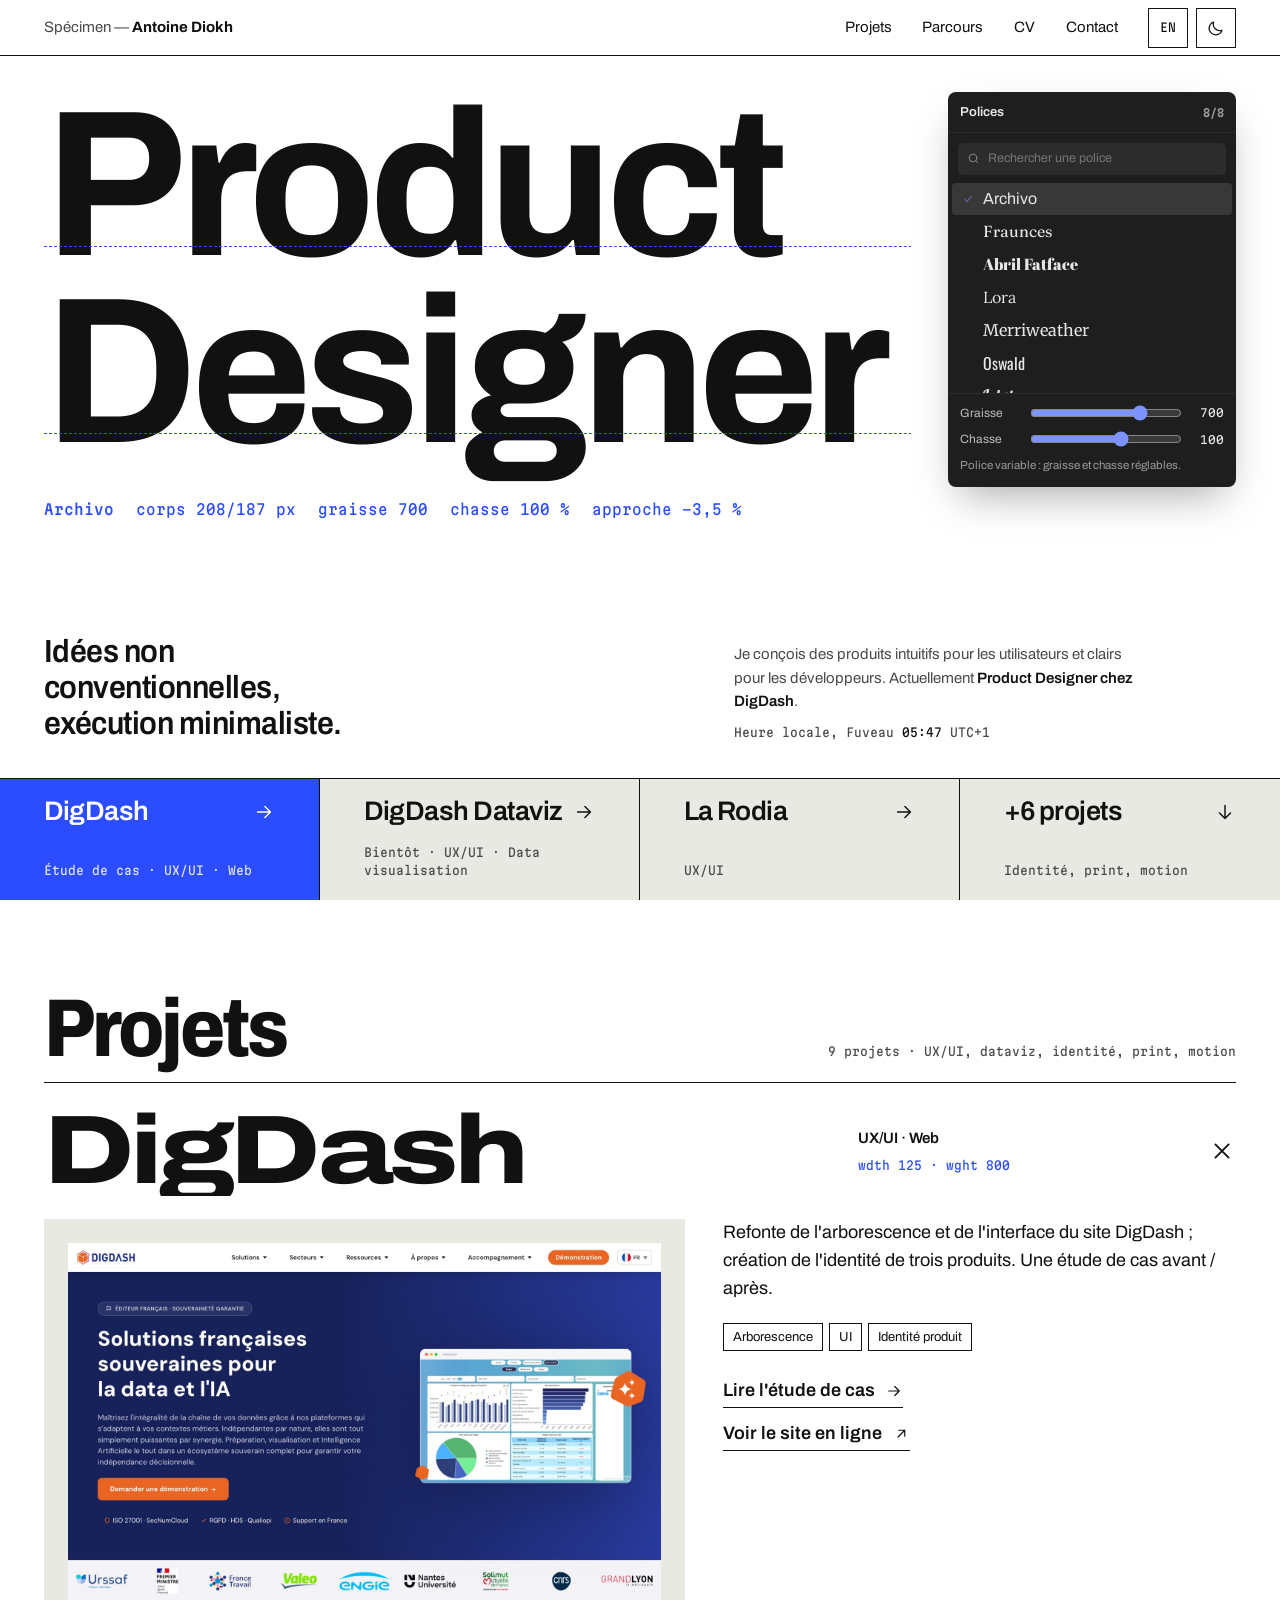
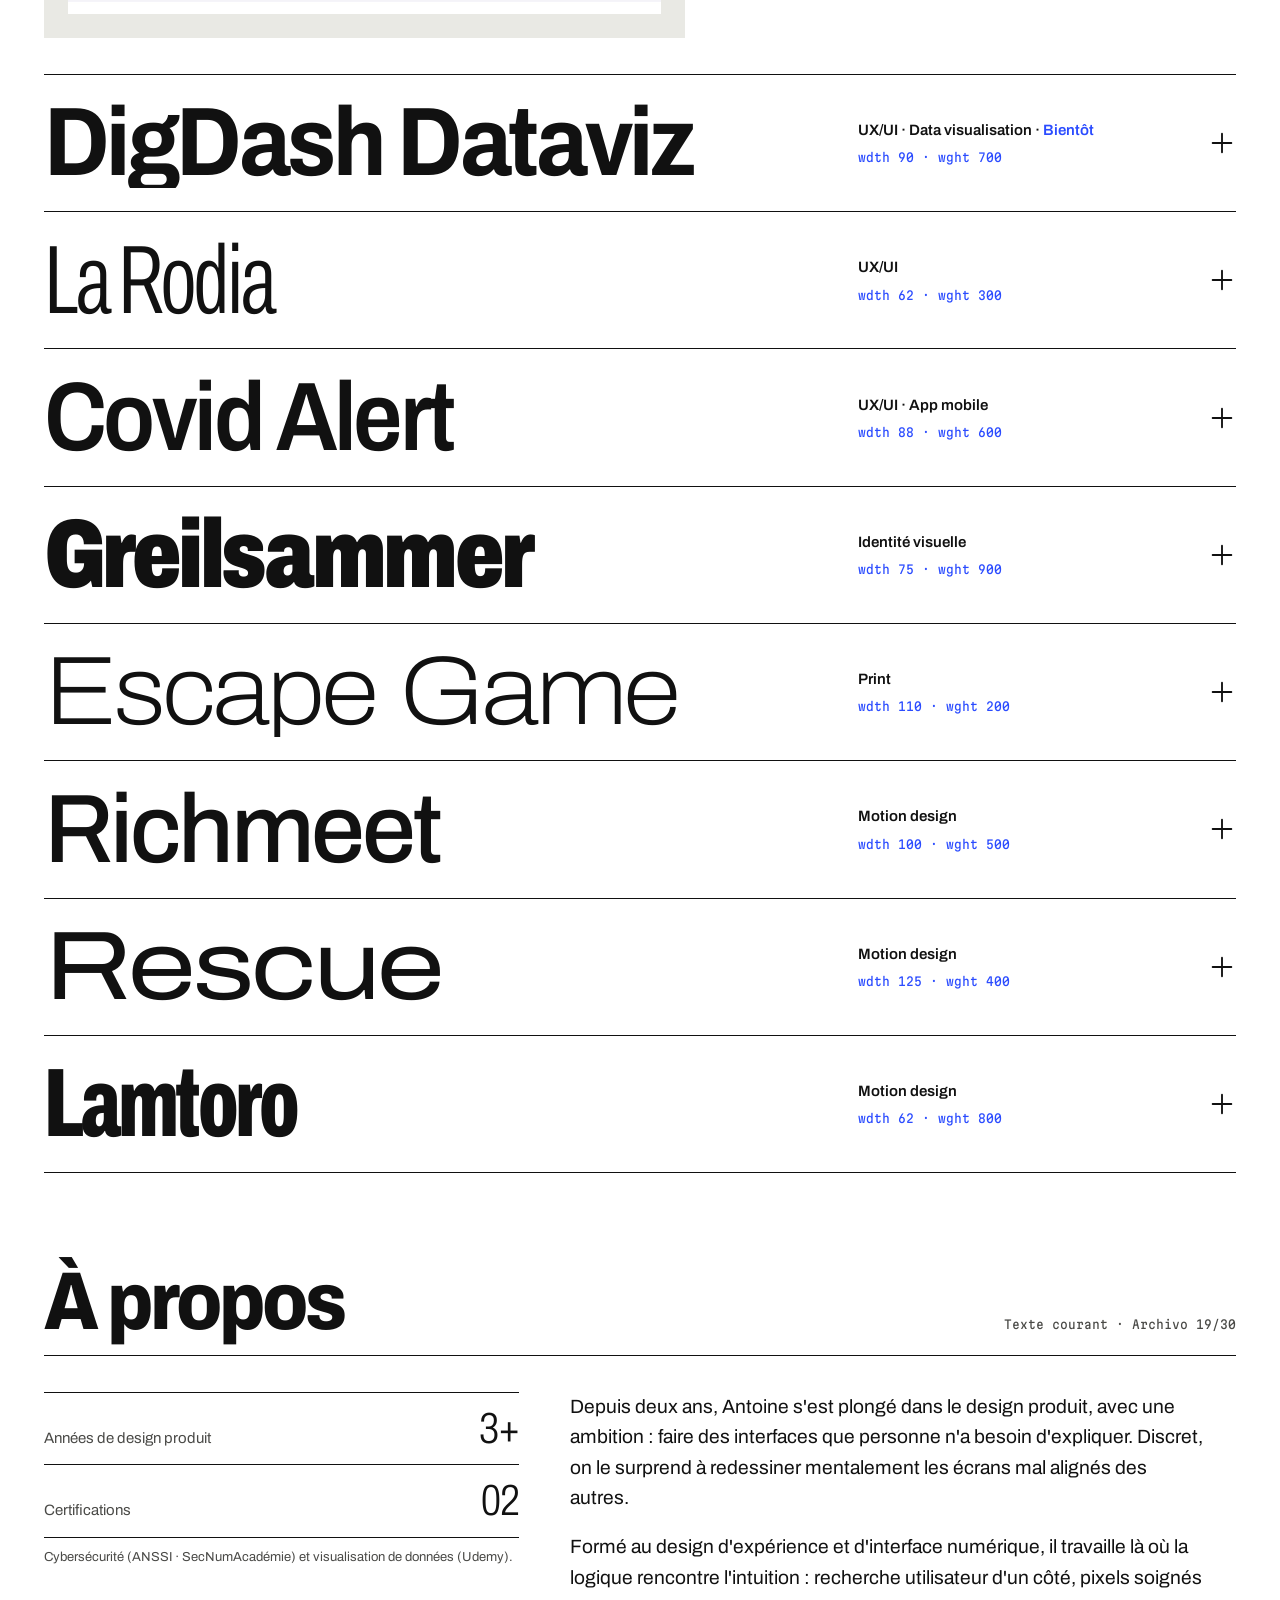
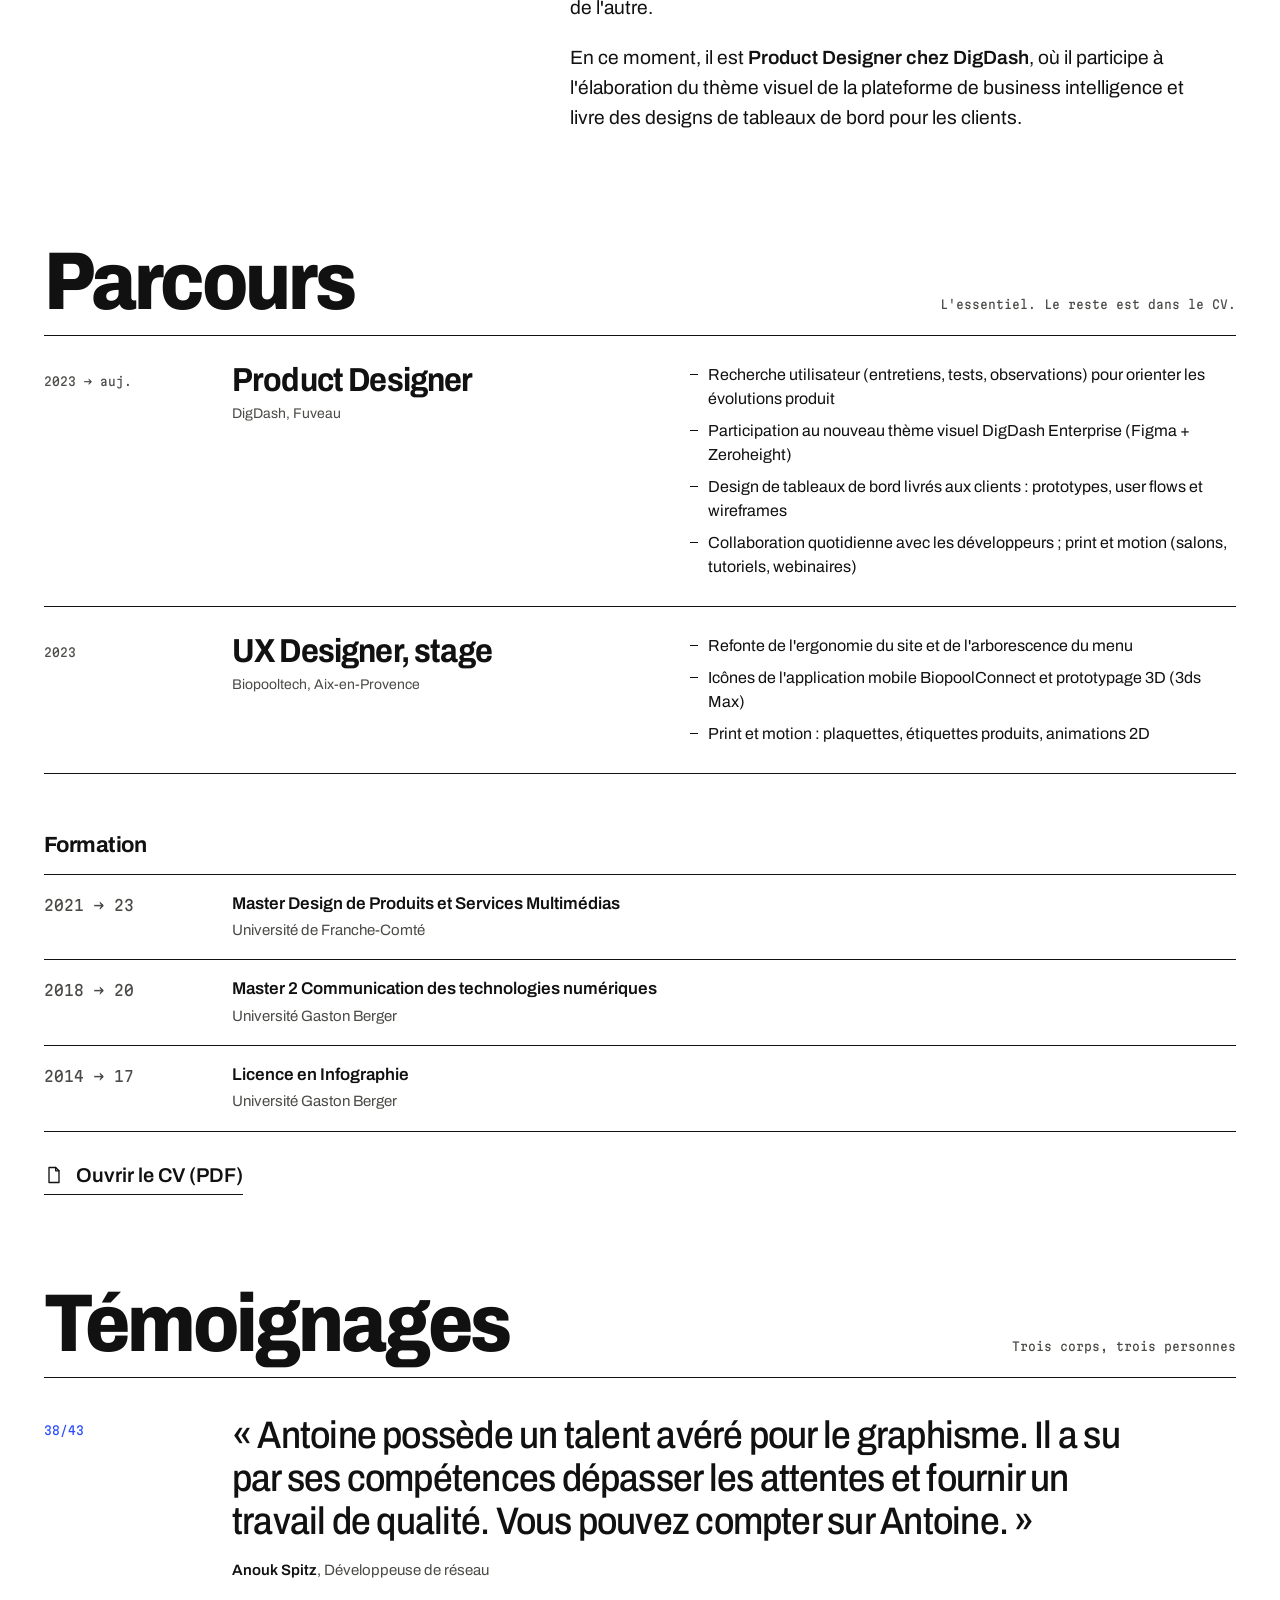
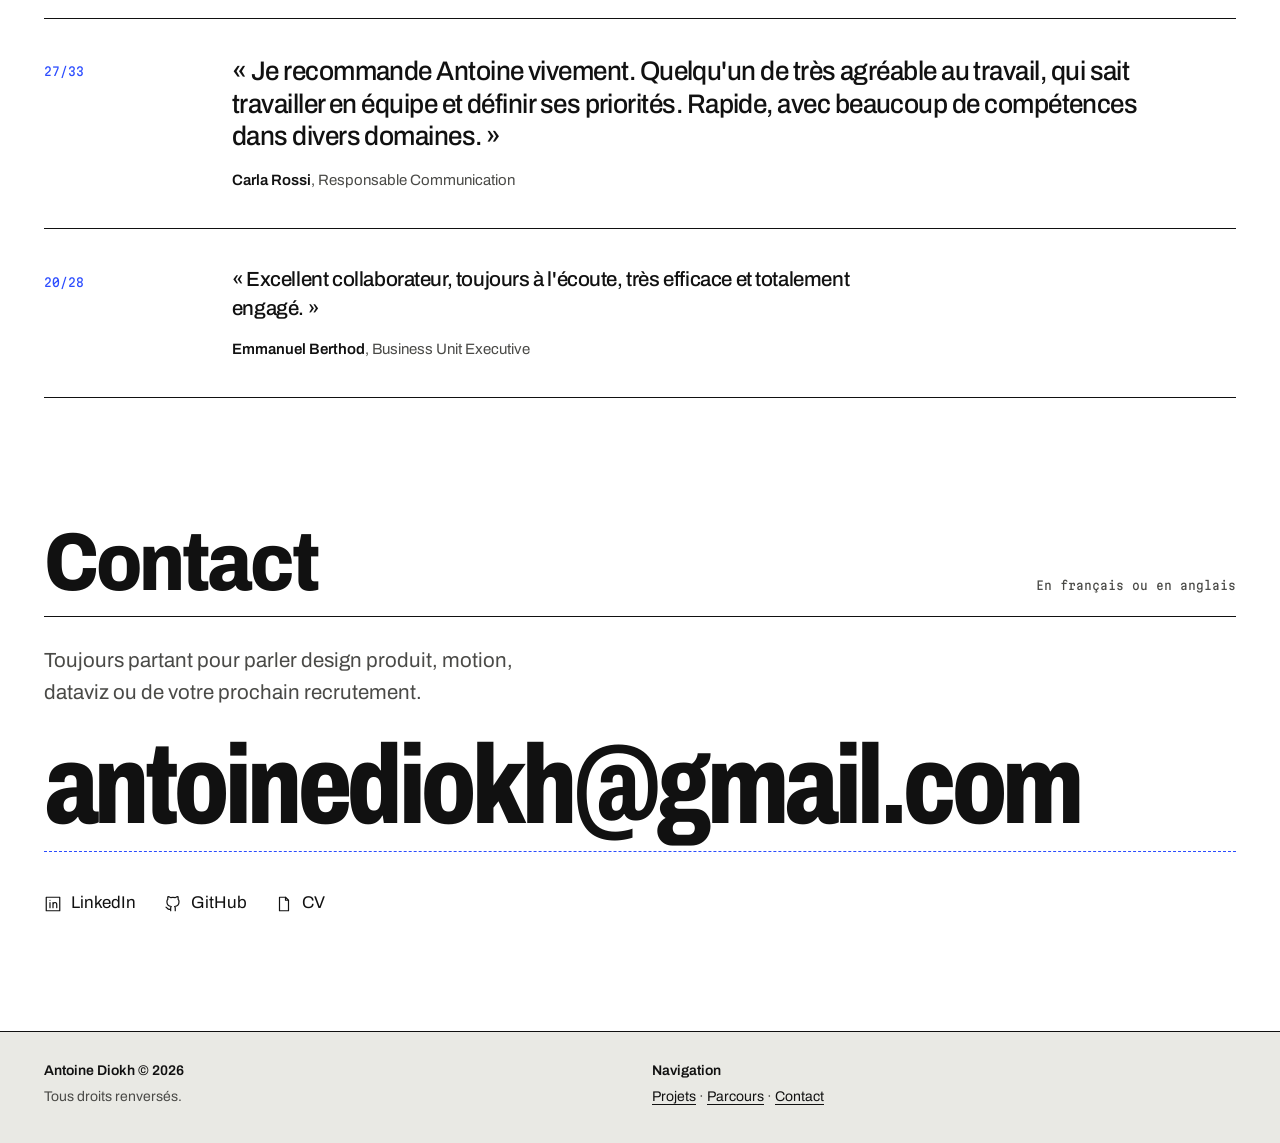
<file: index.html>
<!DOCTYPE html>
<html lang="fr">
<head>
<meta charset="UTF-8">
<meta name="viewport" content="width=device-width, initial-scale=1.0">
<meta name="description" content="Antoine Diokh, Product Designer chez DigDash. Idées non conventionnelles, exécution minimaliste.">
<title>Antoine Diokh — Product Designer</title>
<script>try{var t=localStorage.getItem('ad_theme');if(t==='dark'||(!t&&matchMedia('(prefers-color-scheme: dark)').matches))document.documentElement.classList.add('dark')}catch(e){}</script>
<link rel="preconnect" href="https://fonts.googleapis.com">
<link rel="preconnect" href="https://fonts.gstatic.com" crossorigin>
<link href="https://fonts.googleapis.com/css2?family=Archivo:ital,wdth,wght@0,62..125,100..900;1,62..125,100..900&family=Martian+Mono:wdth,wght@87.5,400;87.5,500&display=swap" rel="stylesheet">
<style>
*,*::before,*::after{box-sizing:border-box;margin:0;padding:0}
:root{
  --paper:#ffffff;
  --ink:#111111;
  --ink-2:#4a4a47;
  --stock:#e9e9e4;
  --rule:#111111;
  --blue:#2b4cff;
  --blue-ink:#ffffff;
  --sans:'Archivo',ui-sans-serif,sans-serif;
  --mono:'Martian Mono',ui-monospace,monospace;
  --pad:clamp(20px,3.4vw,48px);
  --ease:cubic-bezier(.16,1,.3,1);
  color-scheme:light;
}
html.dark{
  --paper:#121211;
  --ink:#f2f1ec;
  --ink-2:#adaca4;
  --stock:#1f1f1d;
  --rule:#f2f1ec;
  --blue:#8fa1ff;
  --blue-ink:#121211;
  color-scheme:dark;
}
html{scroll-behavior:smooth;scroll-padding-top:72px;scrollbar-color:var(--ink) var(--paper)}
body{font-family:var(--sans);font-size:17px;line-height:1.55;color:var(--ink);background:var(--paper);-webkit-font-smoothing:antialiased;font-stretch:100%;caret-color:var(--blue)}
::selection{background:var(--blue);color:var(--blue-ink)}
a{color:inherit;text-underline-offset:.22em;text-decoration-thickness:1px}
button{font:inherit;color:inherit;background:none;border:0;cursor:pointer}
img{display:block;max-width:100%;height:auto}
:focus-visible{outline:2px solid var(--blue);outline-offset:3px}
.mono{font-family:var(--mono);font-size:12px;letter-spacing:0;font-variant-numeric:tabular-nums;font-stretch:87.5%}
.blue{color:var(--blue)}
.icon{width:1em;height:1em;flex:none;stroke:currentColor;fill:none;stroke-width:1.6;stroke-linecap:round;stroke-linejoin:round}
.sr{position:absolute;width:1px;height:1px;overflow:hidden;clip:rect(0 0 0 0);white-space:nowrap}
@media (prefers-reduced-motion:reduce){html{scroll-behavior:auto}*{transition-duration:0s!important}}

/* ── barre haute ─────────────────────────────── */
.top{position:sticky;top:0;z-index:20;background:var(--paper);border-bottom:1px solid var(--rule);display:flex;align-items:center;justify-content:space-between;gap:16px;height:56px;padding:0 var(--pad)}
.top-id{font-weight:700;font-size:15px;white-space:nowrap}
.top-id span{font-weight:400;color:var(--ink-2)}
.top nav{display:flex;align-items:center;gap:clamp(14px,2.4vw,32px);font-size:15px}
.top nav a{text-decoration:none;padding:6px 0}
.top nav a:hover{text-decoration:underline}
.ctl{display:inline-flex;align-items:center;justify-content:center;min-width:40px;height:40px;border:1px solid var(--rule);font-family:var(--mono);font-size:12px;font-stretch:87.5%;padding:0 10px}
.ctl:hover{background:var(--ink);color:var(--paper)}
.ctl .icon{width:18px;height:18px}
.ctl .i-sun{display:none}
html.dark .ctl .i-sun{display:block}
html.dark .ctl .i-moon{display:none}
.ctls{display:flex;gap:8px}

/* ── hero : la page de titre du spécimen ─────── */
.hero{min-height:calc(100svh - 56px);display:flex;flex-direction:column}
.hero-body{flex:1;display:grid;grid-template-columns:minmax(0,1fr) 288px;gap:clamp(20px,3vw,48px);padding:clamp(24px,4vh,48px) var(--pad) 0}
.spec{container-type:inline-size;min-width:0}
.title{font-weight:700;font-stretch:100%;letter-spacing:-.035em;line-height:.9;font-size:clamp(56px,16cqi,232px);transition:font-weight .32s var(--ease),font-stretch .32s var(--ease)}
.title .ln{display:block;position:relative;white-space:nowrap}
.title .ln::after{content:'';position:absolute;left:0;right:-9999px;bottom:.155em;border-bottom:1px dashed var(--blue);pointer-events:none}
.title .ln:first-child::before{content:'';position:absolute;left:0;right:-9999px;top:.13em;border-top:1px dashed var(--blue);pointer-events:none}
.spec{overflow:hidden}
.title{padding-bottom:.12em}
.metrics{display:flex;flex-wrap:wrap;gap:6px 22px;margin-top:6px;color:var(--blue)}
.metrics.mono{font-size:clamp(13px,1.15vw,16px)}
.metrics b{font-weight:500}
.metrics span{white-space:nowrap}
.lede{display:grid;grid-template-columns:minmax(0,1.3fr) minmax(0,1fr);gap:clamp(20px,3vw,48px);align-items:end;padding:clamp(24px,4vh,44px) var(--pad) clamp(24px,4vh,40px)}
.lede .lh{font-size:clamp(24px,2.5vw,34px);line-height:1.12;font-weight:600;letter-spacing:-.015em;font-stretch:92%;text-wrap:balance;max-width:20ch}
.lede-r{display:flex;flex-direction:column;gap:10px;color:var(--ink-2);font-size:15px}
.lede-r p{max-width:46ch}
.lede-r strong{color:var(--ink);font-weight:600}
.clock{color:var(--ink)}

/* panneau Polices façon Figma (conservé) */
.fp{align-self:start;background:#1e1e1e;color:#e6e6e6;border-radius:8px;font-size:13px;box-shadow:0 18px 40px -12px rgba(0,0,0,.35);overflow:hidden;width:100%}
html.dark .fp{box-shadow:0 0 0 1px #2e2e2c,0 18px 40px -12px rgba(0,0,0,.6)}
.fp-h{display:flex;justify-content:space-between;align-items:center;padding:10px 12px;font-weight:600;border-bottom:1px solid #2c2c2c}
.fp-h .mono{color:#9a9a9a;font-size:11px}
.fp-s{margin:10px 10px 6px;display:flex;align-items:center;gap:8px;background:#2c2c2c;border-radius:5px;padding:6px 9px;color:#9a9a9a}
.fp-s input{background:none;border:0;outline:0;color:#e6e6e6;font:inherit;font-size:12.5px;width:100%;caret-color:#7d93ff}
.fp-s:focus-within{box-shadow:0 0 0 1.5px #7d93ff}
.fp-l{list-style:none;padding:2px 4px 6px;max-height:212px;overflow:auto;scrollbar-width:thin;scrollbar-color:#444 transparent}
.fp-i{display:flex;align-items:center;gap:9px;width:100%;text-align:left;padding:6px 10px;border-radius:4px;font-size:16px;line-height:1.3;color:#e6e6e6}
.fp-i:hover,.fp-i[aria-pressed="true"]{background:#383838}
.fp-i .tk{width:12px;height:12px;visibility:hidden;color:#7d93ff}
.fp-i[aria-pressed="true"] .tk{visibility:visible}
.fp-empty{padding:10px 12px;color:#9a9a9a;font-size:12.5px}
.fp-ax{border-top:1px solid #2c2c2c;padding:10px 12px 12px;display:grid;gap:8px}
.fp-ax label{display:grid;grid-template-columns:62px 1fr 34px;align-items:center;gap:8px;font-size:12px;color:#bdbdbd}
.fp-ax output{font-family:var(--mono);font-size:11px;text-align:right;color:#e6e6e6}
.fp-ax input{accent-color:#7d93ff;width:100%}
.fp-ax.off label{opacity:.4}
.fp-note{font-size:11.5px;color:#9a9a9a;min-height:1em}

/* bande d'index */
.index{display:grid;grid-template-columns:repeat(4,1fr);background:var(--stock);border-top:1px solid var(--rule)}
.index a,.index button{display:flex;flex-direction:column;justify-content:space-between;gap:18px;padding:18px var(--pad) 20px;text-align:left;text-decoration:none;border-right:1px solid var(--rule);min-height:112px;transition:background .32s var(--ease),color .32s var(--ease)}
.index > :last-child{border-right:0}
.index .nm{font-size:clamp(20px,2.1vw,30px);font-weight:600;letter-spacing:-.02em;line-height:1.05;display:flex;justify-content:space-between;align-items:flex-start;gap:10px;transition:font-stretch .32s var(--ease)}
.index .nm .icon{width:22px;height:22px;margin-top:4px}
.index .mono{color:var(--ink-2)}
.index a:hover,.index a:focus-visible{background:var(--ink);color:var(--paper)}
.index a:hover .mono,.index a:focus-visible .mono{color:inherit}
.index a:hover .nm{font-stretch:112%}
.index .lead{background:var(--blue);color:var(--blue-ink)}
.index .lead .mono{color:inherit;opacity:.85}

/* ── pages du spécimen ───────────────────────── */
.page{padding:clamp(64px,10vh,120px) var(--pad) 0}
.head{display:flex;justify-content:space-between;align-items:baseline;gap:20px;border-bottom:1px solid var(--rule);padding-bottom:14px;flex-wrap:wrap}
.head h2{font-size:clamp(44px,6.4vw,92px);font-weight:800;letter-spacing:-.035em;line-height:.95;font-stretch:88%}
.head .mono{color:var(--ink-2)}

/* projets */
.works{list-style:none}
.work{border-bottom:1px solid var(--rule)}
.work-b{width:100%;display:grid;grid-template-columns:minmax(0,1fr) minmax(220px,300px) 40px;gap:clamp(16px,3vw,40px);align-items:center;padding:clamp(18px,2.6vh,28px) 0;text-align:left}
.work-n{font-size:clamp(40px,7.6vw,112px);line-height:.92;letter-spacing:-.035em;white-space:nowrap;overflow:hidden;text-overflow:clip;transition:font-stretch .32s var(--ease),font-weight .32s var(--ease)}
.work-m{display:grid;gap:6px;color:var(--ink-2);font-size:14px}
.work-m .cat{color:var(--ink);font-weight:600;font-size:15px}
.work-m .ax{color:var(--blue)}
.work-b .pm{width:28px;height:28px;justify-self:end;transition:transform .32s var(--ease)}
.work-b[aria-expanded="true"] .pm{transform:rotate(45deg)}
.work-b:hover .work-n{color:var(--ink)}
.work-p{display:grid;grid-template-columns:minmax(0,1.25fr) minmax(0,1fr);gap:clamp(20px,3vw,48px);padding:0 0 clamp(28px,4vh,44px)}
.work-p[hidden]{display:none}
.work-p figure{background:var(--stock);padding:clamp(12px,2vw,24px);display:flex;align-items:center;justify-content:center}
.work-p figure img{max-height:420px;width:auto}
.work-p .dsc{font-size:18px;line-height:1.55;max-width:52ch;margin-bottom:20px}
.tags{display:flex;flex-wrap:wrap;gap:6px;margin-bottom:26px;list-style:none}
.tags li{border:1px solid var(--rule);padding:3px 9px;font-size:13px}
.links{display:flex;flex-direction:column;align-items:flex-start;gap:12px}
.links a{display:inline-flex;align-items:center;gap:10px;font-size:18px;font-weight:600;text-decoration:none;border-bottom:1px solid currentColor;padding-bottom:2px}
.links a:hover{color:var(--blue)}
.soon-tag{color:var(--blue)}
.soon-l{display:grid;gap:6px;border-top:1px solid var(--rule);padding-top:14px;max-width:40ch}
.soon-l b{font-size:18px;font-weight:600}
.soon-l .mono{color:var(--blue)}
.links .icon{width:18px;height:18px}

/* texte courant */
.prose{display:grid;grid-template-columns:minmax(0,1fr) minmax(0,1.4fr);gap:clamp(24px,4vw,64px);padding-top:clamp(28px,4vh,44px)}
.prose .setting{color:var(--blue);margin-bottom:14px}
.prose p.t{font-size:clamp(18px,1.5vw,21px);line-height:1.58;max-width:58ch;margin-bottom:1em}
.prose p.t strong{font-weight:600}
.facts{border-top:1px solid var(--rule);align-self:start}
.facts div{display:flex;justify-content:space-between;align-items:baseline;gap:16px;padding:14px 0;border-bottom:1px solid var(--rule)}
.facts dt{font-size:15px;color:var(--ink-2)}
.facts dd{font-size:clamp(34px,3.4vw,48px);font-weight:300;font-stretch:75%;letter-spacing:-.02em;line-height:1;font-variant-numeric:tabular-nums}
.facts small{display:block;font-size:13px;color:var(--ink-2);padding:10px 0 0;line-height:1.5}

/* parcours */
.jobs{list-style:none}
.job{display:grid;grid-template-columns:150px minmax(0,1fr) minmax(0,1.3fr);gap:clamp(16px,3vw,48px);padding:clamp(22px,3vh,32px) 0;border-bottom:1px solid var(--rule)}
.job .mono{padding-top:9px;color:var(--ink-2)}
.job h3{font-size:clamp(26px,2.6vw,36px);font-weight:700;letter-spacing:-.025em;line-height:1.05;font-stretch:90%}
.job .org{font-size:14px;color:var(--ink-2);margin-top:6px}
.job ul{list-style:none;display:grid;gap:8px;font-size:16px;line-height:1.5}
.job li{padding-left:18px;position:relative}
.job li::before{content:'';position:absolute;left:0;top:.72em;width:8px;border-top:1px solid currentColor}
.edu{display:grid;grid-template-columns:150px minmax(0,1fr);gap:clamp(16px,3vw,48px);padding:16px 0;border-bottom:1px solid var(--rule)}
.edu .mono{padding-top:3px;color:var(--ink-2)}
.edu b{font-weight:600;display:block}
.edu span{color:var(--ink-2);font-size:15px}
.sub{font-size:22px;font-weight:700;letter-spacing:-.02em;margin:clamp(40px,6vh,64px) 0 0;padding-bottom:12px;border-bottom:1px solid var(--rule)}
.cv{display:inline-flex;align-items:center;gap:12px;margin-top:28px;font-size:20px;font-weight:600;text-decoration:none;border-bottom:1px solid currentColor;padding-bottom:3px}
.cv:hover{color:var(--blue)}
.cv .icon{width:20px;height:20px}

/* témoignages en corps décroissants */
.quotes{list-style:none}
.q{display:grid;grid-template-columns:150px minmax(0,1fr);gap:clamp(16px,3vw,48px);padding:clamp(26px,4vh,44px) 0;border-bottom:1px solid var(--rule)}
.q .mono{color:var(--blue);padding-top:.6em}
.q blockquote{font-weight:500;letter-spacing:-.02em;text-wrap:pretty;max-width:34em}
.q:nth-child(1) blockquote{font-size:clamp(26px,3vw,44px);line-height:1.12;font-stretch:90%;max-width:24em}
.q:nth-child(2) blockquote{font-size:clamp(22px,2.1vw,30px);line-height:1.22;font-stretch:96%}
.q:nth-child(3) blockquote{font-size:clamp(20px,1.6vw,23px);line-height:1.38}
.q figcaption{margin-top:16px;font-size:15px;color:var(--ink-2)}
.q figcaption b{color:var(--ink);font-weight:600}

/* contact */
.contact{padding:clamp(80px,14vh,160px) var(--pad) 0;container-type:inline-size}
.contact p{font-size:clamp(18px,1.6vw,22px);max-width:40ch;margin-bottom:22px;color:var(--ink-2)}
.mail{display:block;font-weight:800;letter-spacing:-.04em;line-height:1;font-stretch:75%;font-size:clamp(30px,9.4cqi,148px);text-decoration:none;white-space:nowrap;border-bottom:1px dashed var(--blue);padding-bottom:.08em;transition:font-stretch .32s var(--ease)}
.mail:hover{font-stretch:68%;color:var(--blue)}
.social{display:flex;flex-wrap:wrap;gap:10px 28px;margin-top:32px;list-style:none}
.social a{display:inline-flex;align-items:center;gap:9px;font-size:17px;text-decoration:none;padding:6px 0}
.social a:hover{text-decoration:underline}
.social .icon{width:18px;height:18px}
footer{margin-top:clamp(80px,12vh,140px);background:var(--stock);border-top:1px solid var(--rule);padding:28px var(--pad) 36px;display:grid;grid-template-columns:repeat(2,minmax(0,1fr));gap:24px;font-size:14px;color:var(--ink-2)}
footer b{display:block;color:var(--ink);font-weight:600;margin-bottom:4px}
footer a{color:var(--ink)}

/* ── responsive ──────────────────────────────── */
@media (max-width:1024px){
  .hero-body{grid-template-columns:1fr}
  .fp{max-width:420px}
  .index{grid-template-columns:repeat(2,1fr)}
  .index > :nth-child(2){border-right:0}
  .index > :nth-child(-n+2){border-bottom:1px solid var(--rule)}
  .work-b{grid-template-columns:minmax(0,1fr) 32px}
  .work-m{grid-column:1;grid-row:2}
  .work-b .pm{grid-row:1;grid-column:2}
  .job{grid-template-columns:110px minmax(0,1fr)}
  .job ul{grid-column:2}
  .q,.edu{grid-template-columns:110px minmax(0,1fr)}
}
@media (max-width:760px){
  .top nav .hide-s{display:none}
  .hero-body{display:contents}
  .spec{order:1;padding:28px var(--pad) 0}
  .fp{order:2;align-self:stretch;margin:28px var(--pad) 0;width:auto;max-width:none}
  .lede{order:3}
  .index{order:4}
  .top-id span{display:none}
  .lede,.prose,.work-p{grid-template-columns:1fr}
  .job,.q,.edu{grid-template-columns:1fr;gap:8px}
  .job ul{grid-column:1}
  .job .mono,.q .mono{padding-top:0}
  footer{grid-template-columns:1fr}
  .index a,.index button{min-height:96px}
}
</style>
</head>
<body>
<svg width="0" height="0" style="position:absolute" aria-hidden="true">
  <symbol id="i-arrow" viewBox="0 0 24 24"><path d="M5 12h14M13 6l6 6-6 6"/></symbol>
  <symbol id="i-down" viewBox="0 0 24 24"><path d="M12 5v14M6 13l6 6 6-6"/></symbol>
  <symbol id="i-out" viewBox="0 0 24 24"><path d="M8 16 17 7M9 7h8v8"/></symbol>
  <symbol id="i-plus" viewBox="0 0 24 24"><path d="M12 4v16M4 12h16"/></symbol>
  <symbol id="i-check" viewBox="0 0 24 24"><path d="m5 12 5 5 9-10"/></symbol>
  <symbol id="i-search" viewBox="0 0 24 24"><circle cx="11" cy="11" r="7"/><path d="m20 20-4-4"/></symbol>
  <symbol id="i-moon" viewBox="0 0 24 24"><path d="M20 15.1A8.7 8.7 0 0 1 8.9 4 8.8 8.8 0 1 0 20 15.1Z"/></symbol>
  <symbol id="i-sun" viewBox="0 0 24 24"><circle cx="12" cy="12" r="4"/><path d="M12 2v2m0 16v2M4.9 4.9l1.4 1.4m11.4 11.4 1.4 1.4M2 12h2m16 0h2M4.9 19.1l1.4-1.4M17.7 6.3l1.4-1.4"/></symbol>
  <symbol id="i-file" viewBox="0 0 24 24"><path d="M14 3H6v18h12V7z"/><path d="M14 3v4h4"/></symbol>
  <symbol id="i-mail" viewBox="0 0 24 24"><rect x="3" y="5" width="18" height="14"/><path d="m3 6 9 7 9-7"/></symbol>
  <symbol id="i-in" viewBox="0 0 24 24"><rect x="3" y="3" width="18" height="18"/><path d="M8 10v7M8 7v.01M12 17v-7M12 13c0-2 1.3-3 2.8-3S17 11 17 13v4"/></symbol>
  <symbol id="i-gh" viewBox="0 0 24 24"><path d="M9 19c-4.5 1.4-4.5-2.2-6.3-2.7M15 21v-3.4a3 3 0 0 0-.8-2.3c2.8-.3 5.8-1.4 5.8-6.3a4.9 4.9 0 0 0-1.3-3.4 4.6 4.6 0 0 0-.1-3.4s-1.1-.3-3.5 1.3a12 12 0 0 0-6.3 0C6.4 1.9 5.3 2.2 5.3 2.2a4.6 4.6 0 0 0-.1 3.4A4.9 4.9 0 0 0 3.9 9c0 4.9 3 6 5.8 6.3a3 3 0 0 0-.8 2.3V21"/></symbol>
</svg>

<header class="top">
  <div class="top-id"><span data-i18n="spec">Spécimen — </span>Antoine Diokh</div>
  <nav aria-label="Principale">
    <a class="hide-s" href="#projets" data-i18n="nav_work">Projets</a>
    <a class="hide-s" href="#parcours" data-i18n="nav_cv">Parcours</a>
    <a href="assets/CV_Antoine_DIOKH.pdf" target="_blank" rel="noopener" data-i18n="cv_s">CV</a>
    <a href="#contact" data-i18n="nav_contact">Contact</a>
    <div class="ctls">
      <button class="ctl" id="langBtn" type="button" aria-label="Switch to English">EN</button>
      <button class="ctl" id="themeBtn" type="button" aria-pressed="false" aria-label="Mode sombre"><svg class="icon i-moon"><use href="#i-moon"/></svg><svg class="icon i-sun"><use href="#i-sun"/></svg></button>
    </div>
  </nav>
</header>

<main>
  <section class="hero" aria-labelledby="title">
    <div class="hero-body">
      <div class="spec">
        <h1 class="title" id="title"><span class="sr">Antoine Diokh, </span><span class="ln"><span class="tx">Product</span></span><span class="ln"><span class="tx">Designer</span></span></h1>
        <p class="metrics mono" aria-live="polite">
          <span><b id="mFace">Archivo</b></span>
          <span id="mSize">—</span>
          <span id="mWght">—</span>
          <span id="mWdth">—</span>
          <span><span data-i18n="track">approche</span> −3,5 %</span>
        </p>
      </div>

      <aside class="fp" aria-labelledby="fpTitle">
        <div class="fp-h"><span id="fpTitle" data-i18n="fp_title">Polices</span><span class="mono" id="fpCount"></span></div>
        <label class="fp-s"><svg class="icon"><use href="#i-search"/></svg><span class="sr" data-i18n="fp_ph">Rechercher une police</span><input id="fpSearch" type="text" autocomplete="off" placeholder="Rechercher une police" data-i18n-ph="fp_ph"></label>
        <ul class="fp-l" id="fpList"></ul>
        <div class="fp-ax" id="fpAx">
          <label><span data-i18n="ax_w">Graisse</span><input type="range" id="axW" min="100" max="900" step="10" value="700"><output id="oW">700</output></label>
          <label><span data-i18n="ax_s">Chasse</span><input type="range" id="axS" min="62" max="125" step="1" value="100"><output id="oS">100</output></label>
          <p class="fp-note" id="fpNote"></p>
        </div>
      </aside>
    </div>

    <div class="lede">
      <p class="lh" id="lede" data-i18n="lede">Idées non conventionnelles, exécution minimaliste.</p>
      <div class="lede-r">
        <p data-i18n="lede_p">Je conçois des produits intuitifs pour les utilisateurs et clairs pour les développeurs. Actuellement <strong>Product Designer chez DigDash</strong>.</p>
        <p class="mono"><span data-i18n="time">Heure locale, Fuveau</span> <span class="clock" id="clock">--:--</span> <span id="gmt"></span></p>
      </div>
    </div>

    <nav class="index" aria-label="Index des projets" id="index"></nav>
  </section>

  <section class="page" id="projets" aria-labelledby="hProjets">
    <div class="head"><h2 id="hProjets" data-i18n="works">Projets</h2><span class="mono" data-i18n="works_m">9 projets · UX/UI, dataviz, identité, print, motion</span></div>
    <ul class="works" id="works"></ul>
  </section>

  <section class="page" id="apropos" aria-labelledby="hAbout">
    <div class="head"><h2 id="hAbout" data-i18n="about">À propos</h2><span class="mono"><span data-i18n="about_m">Texte courant</span> · <span id="proseSpec">Archivo</span></span></div>
    <div class="prose">
      <dl class="facts">
        <div><dt data-i18n="f2">Années de design produit</dt><dd>3+</dd></div>
        <div><dt data-i18n="f3">Certifications</dt><dd>02</dd></div>
        <small data-i18n="f3n">Cybersécurité (ANSSI · SecNumAcadémie) et visualisation de données (Udemy).</small>
      </dl>
      <div>
        <p class="t" data-i18n="a1">Depuis deux ans, Antoine s'est plongé dans le design produit, avec une ambition : faire des interfaces que personne n'a besoin d'expliquer. Discret, on le surprend à redessiner mentalement les écrans mal alignés des autres.</p>
        <p class="t" data-i18n="a2">Formé au design d'expérience et d'interface numérique, il travaille là où la logique rencontre l'intuition : recherche utilisateur d'un côté, pixels soignés de l'autre.</p>
        <p class="t" data-i18n="a3">En ce moment, il est <strong>Product Designer chez DigDash</strong>, où il participe à l'élaboration du thème visuel de la plateforme de business intelligence et livre des designs de tableaux de bord pour les clients.</p>
      </div>
    </div>
  </section>

  <section class="page" id="parcours" aria-labelledby="hCv">
    <div class="head"><h2 id="hCv" data-i18n="cv">Parcours</h2><span class="mono" data-i18n="cv_m">L'essentiel. Le reste est dans le CV.</span></div>
    <ol class="jobs">
      <li class="job">
        <span class="mono" data-i18n="j1d">2023 → auj.</span>
        <div><h3>Product Designer</h3><p class="org">DigDash, Fuveau</p></div>
        <ul>
          <li data-i18n="j1_1">Recherche utilisateur (entretiens, tests, observations) pour orienter les évolutions produit</li>
          <li data-i18n="j1_2">Participation au nouveau thème visuel DigDash Enterprise (Figma + Zeroheight)</li>
          <li data-i18n="j1_3">Design de tableaux de bord livrés aux clients : prototypes, user flows et wireframes</li>
          <li data-i18n="j1_4">Collaboration quotidienne avec les développeurs ; print et motion (salons, tutoriels, webinaires)</li>
        </ul>
      </li>
      <li class="job">
        <span class="mono">2023</span>
        <div><h3 data-i18n="j2">UX Designer, stage</h3><p class="org">Biopooltech, Aix-en-Provence</p></div>
        <ul>
          <li data-i18n="j2_1">Refonte de l'ergonomie du site et de l'arborescence du menu</li>
          <li data-i18n="j2_2">Icônes de l'application mobile BiopoolConnect et prototypage 3D (3ds Max)</li>
          <li data-i18n="j2_3">Print et motion : plaquettes, étiquettes produits, animations 2D</li>
        </ul>
      </li>
    </ol>
    <h3 class="sub" data-i18n="edu">Formation</h3>
    <div class="edu"><span class="mono">2021 → 23</span><div><b data-i18n="e1">Master Design de Produits et Services Multimédias</b><span>Université de Franche-Comté</span></div></div>
    <div class="edu"><span class="mono">2018 → 20</span><div><b data-i18n="e2">Master 2 Communication des technologies numériques</b><span>Université Gaston Berger</span></div></div>
    <div class="edu"><span class="mono">2014 → 17</span><div><b data-i18n="e3">Licence en Infographie</b><span>Université Gaston Berger</span></div></div>
    <a class="cv" href="assets/CV_Antoine_DIOKH.pdf" target="_blank" rel="noopener"><svg class="icon"><use href="#i-file"/></svg><span data-i18n="cv_l">Ouvrir le CV (PDF)</span></a>
  </section>

  <section class="page" aria-labelledby="hQ">
    <div class="head"><h2 id="hQ" data-i18n="tm">Témoignages</h2><span class="mono" data-i18n="tm_m">Trois corps, trois personnes</span></div>
    <ul class="quotes" id="quotes"></ul>
  </section>

  <section class="contact" id="contact" aria-labelledby="hC">
    <div class="head" style="margin-bottom:28px"><h2 id="hC" data-i18n="ct">Contact</h2><span class="mono" data-i18n="ct_m">En français ou en anglais</span></div>
    <p data-i18n="ct_p">Toujours partant pour parler design produit, motion, dataviz ou de votre prochain recrutement.</p>
    <a class="mail" href="mailto:antoinediokh@gmail.com">antoinediokh@gmail.com</a>
    <ul class="social">
      <li><a href="https://www.linkedin.com/in/antoinengordiokh/" target="_blank" rel="noopener noreferrer"><svg class="icon"><use href="#i-in"/></svg>LinkedIn</a></li>
      <li><a href="https://github.com/SudoSerere" target="_blank" rel="noopener noreferrer"><svg class="icon"><use href="#i-gh"/></svg>GitHub</a></li>
      <li><a href="assets/CV_Antoine_DIOKH.pdf" target="_blank" rel="noopener"><svg class="icon"><use href="#i-file"/></svg><span data-i18n="cv_s">CV</span></a></li>
    </ul>
  </section>
</main>

<footer>
  <div><b>Antoine Diokh © <span id="year">2026</span></b><span data-i18n="rights">Tous droits renversés.</span></div>
  <div><b data-i18n="nav">Navigation</b><a href="#projets" data-i18n="nav_work">Projets</a> · <a href="#parcours" data-i18n="nav_cv">Parcours</a> · <a href="#contact" data-i18n="nav_contact">Contact</a></div>
</footer>

<script>
(function(){
var T={
 fr:{spec:'Spécimen — ',nav_work:'Projets',nav_cv:'Parcours',nav_contact:'Contact',nav:'Navigation',track:'approche',
  fp_title:'Polices',fp_ph:'Rechercher une police',fp_none:'Aucune police ne correspond.',ax_w:'Graisse',ax_s:'Chasse',fp_static:'Police statique : axes indisponibles.',fp_var:'Police variable : graisse et chasse réglables.',
  lede:'Idées non conventionnelles, exécution minimaliste.',
  lede_p:'Je conçois des produits intuitifs pour les utilisateurs et clairs pour les développeurs. Actuellement <strong>Product Designer chez DigDash</strong>.',
  time:'Heure locale, Fuveau',size:'corps',wght:'graisse',wdth:'chasse',
  more:'+6 projets',more_m:'Identité, print, motion',case:'Étude de cas',
  works:'Projets',works_m:'9 projets · UX/UI, dataviz, identité, print, motion',
  about:'À propos',about_m:'Texte courant',f1:'Projets présentés',f2:'Années de design produit',f3:'Certifications',
  f3n:'Cybersécurité (ANSSI · SecNumAcadémie) et visualisation de données (Udemy).',
  a1:"Depuis deux ans, Antoine s'est plongé dans le design produit, avec une ambition : faire des interfaces que personne n'a besoin d'expliquer. Discret, on le surprend à redessiner mentalement les écrans mal alignés des autres.",
  a2:"Formé au design d'expérience et d'interface numérique, il travaille là où la logique rencontre l'intuition : recherche utilisateur d'un côté, pixels soignés de l'autre.",
  a3:"En ce moment, il est <strong>Product Designer chez DigDash</strong>, où il participe à l'élaboration du thème visuel de la plateforme de business intelligence et livre des designs de tableaux de bord pour les clients.",
  cv:'Parcours',cv_m:"L'essentiel. Le reste est dans le CV.",j1d:'2023 → auj.',
  j1_1:'Recherche utilisateur (entretiens, tests, observations) pour orienter les évolutions produit',
  j1_2:'Participation au nouveau thème visuel DigDash Enterprise (Figma + Zeroheight)',
  j1_3:'Design de tableaux de bord livrés aux clients : prototypes, user flows et wireframes',
  j1_4:'Collaboration quotidienne avec les développeurs ; print et motion (salons, tutoriels, webinaires)',
  j2:'UX Designer, stage',j2_1:"Refonte de l'ergonomie du site et de l'arborescence du menu",
  j2_2:"Icônes de l'application mobile BiopoolConnect et prototypage 3D (3ds Max)",j2_3:'Print et motion : plaquettes, étiquettes produits, animations 2D',
  edu:'Formation',e1:'Master Design de Produits et Services Multimédias',e2:'Master 2 Communication des technologies numériques',e3:'Licence en Infographie',
  cv_l:'Ouvrir le CV (PDF)',cv_s:'CV',
  tm:'Témoignages',tm_m:'Trois corps, trois personnes',
  ct:'Contact',ct_m:'En français ou en anglais',ct_p:'Toujours partant pour parler design produit, motion, dataviz ou de votre prochain recrutement.',
  rights:'Tous droits renversés.',
  open:'Voir le détail',close:'Masquer le détail',
  pf_view:'Voir le projet',pf_case:"Lire l'étude de cas",pf_live:'Voir le site en ligne',pf_mob:'Prototype mobile',pf_desk:'Prototype bureau',soon:'Bientôt',soon_t:'Étude de cas bientôt disponible',soon_d:'Dévoilement le 14 décembre 2026',
  theme_d:'Mode sombre',theme_l:'Mode clair',lang:'Switch to English'},
 en:{spec:'Specimen — ',nav_work:'Work',nav_cv:'Resume',nav_contact:'Contact',nav:'Navigation',track:'tracking',
  fp_title:'Fonts',fp_ph:'Search fonts',fp_none:'No font matches.',ax_w:'Weight',ax_s:'Width',fp_static:'Static font: axes unavailable.',fp_var:'Variable font: weight and width adjustable.',
  lede:'Unconventional ideas, minimalist execution.',
  lede_p:'I design products that are intuitive for users and clear for developers. Currently <strong>Product Designer at DigDash</strong>.',
  time:'Local time, Fuveau',size:'size',wght:'weight',wdth:'width',
  more:'+6 projects',more_m:'Identity, print, motion',case:'Case study',
  works:'Work',works_m:'9 projects · UX/UI, dataviz, identity, print, motion',
  about:'About',about_m:'Running text',f1:'Projects showcased',f2:'Years of product design',f3:'Certifications',
  f3n:'Cybersecurity (ANSSI · SecNumAcadémie) and data visualisation (Udemy).',
  a1:"For the past two years, Antoine has immersed himself in product design, with one ambition: interfaces nobody needs explained. Quiet by nature, he can be caught mentally realigning other people's misaligned screens.",
  a2:'Trained in experience and interface design, he works where logic meets intuition: user research on one side, well-kept pixels on the other.',
  a3:"Right now, he's a <strong>Product Designer at DigDash</strong>, where he contributes to the visual theme of a business intelligence platform and delivers dashboard designs for clients.",
  cv:'Resume',cv_m:'The essentials. The rest is in the resume.',j1d:'2023 → now',
  j1_1:'User research (interviews, tests, observations) to guide product decisions',
  j1_2:'Contribution to the new DigDash Enterprise visual theme (Figma + Zeroheight)',
  j1_3:'Dashboard designs delivered to clients: prototypes, user flows and wireframes',
  j1_4:'Daily collaboration with developers; print and motion (trade shows, tutorials, webinars)',
  j2:'UX Designer, internship',j2_1:'Website ergonomics and menu architecture redesign',
  j2_2:'BiopoolConnect mobile app icons and 3D prototyping (3ds Max)',j2_3:'Print and motion: brochures, product labels, 2D animations',
  edu:'Education',e1:"Master's in Multimedia Product & Service Design",e2:"Master's 2 in Digital Technology Communication",e3:"Bachelor's in Infographics",
  cv_l:'Open the resume (PDF)',cv_s:'Resume',
  tm:'Testimonials',tm_m:'Three sizes, three people',
  ct:'Contact',ct_m:'In French or English',ct_p:'Always up for talking product design, motion, dataviz or your next hire.',
  rights:'All rights relaxed.',
  open:'Show details',close:'Hide details',
  pf_view:'View project',pf_case:'Read the case study',pf_live:'Visit the live site',pf_mob:'Mobile prototype',pf_desk:'Desktop prototype',soon:'Coming soon',soon_t:'Case study coming soon',soon_d:'Revealed on 14 December 2026',
  theme_d:'Dark mode',theme_l:'Light mode',lang:'Passer en français'}
};

var P=[
 {id:'digdash',img:'assets/digdash-study/home-after.jpg',name:'DigDash',w:125,g:800,
  cat:{fr:'UX/UI · Web',en:'UX/UI · Web'},tags:{fr:['Arborescence','UI','Identité produit'],en:['Information architecture','UI','Product identity']},
  desc:{fr:"Refonte de l'arborescence et de l'interface du site DigDash ; création de l'identité de trois produits. Une étude de cas avant / après.",en:'DigDash site architecture and interface redesign; identities for three products. A before / after case study.'},
  links:[{k:'pf_case',u:'digdash.html'},{k:'pf_live',u:'https://www.digdash.com/fr/'}]},
 {id:'dataviz',img:'assets/digdash-dataviz/colonnes-apres.jpg',name:'DigDash Dataviz',w:90,g:700,hw:62,
  soon:'2026-12-14T00:00:00+01:00',
  cat:{fr:'UX/UI · Data visualisation',en:'UX/UI · Data visualisation'},tags:{fr:['Dataviz','Design system','Figma','D3.js'],en:['Dataviz','Design system','Figma','D3.js']},
  desc:{fr:"Refonte des 34 graphiques du logiciel de BI DigDash : un système de règles commun pour la lisibilité, la couleur et le survol, documenté pour les développeurs.",en:"Redesign of the 34 charts in the DigDash BI software: one shared rule system for legibility, colour and hover, documented for developers."},
  links:[{k:'pf_case',u:'digdash-dataviz.html'}]},
 {id:'rodia',img:'assets/image/rodia.png',name:'La Rodia',w:62,g:300,
  cat:{fr:'UX/UI',en:'UX/UI'},tags:{fr:['UX/UI','Mobile','Bureau'],en:['UX/UI','Mobile','Desktop']},
  desc:{fr:"Refonte complète du site de la salle de concert La Rodia : expérience, interface et parcours repensés, en deux versions (mobile et bureau).",en:'Complete redesign of La Rodia concert hall website: experience, interface and flows rethought, in mobile and desktop versions.'},
  links:[{k:'pf_mob',u:'https://www.figma.com/proto/iS7UddRdFrbHbrAp9BMQAl/M1-PSM-%E2%80%94-Rodia---Antoine-DIOKH?page-id=1001%3A799&node-id=1001%3A809'},{k:'pf_desk',u:'https://www.figma.com/proto/iS7UddRdFrbHbrAp9BMQAl/M1-PSM-%E2%80%94-Rodia---Antoine-DIOKH?page-id=1001%3A800&node-id=1001%3A813'}]},
 {id:'covid',img:'assets/image/applicov.png',name:'Covid Alert',w:88,g:600,
  cat:{fr:'UX/UI · App mobile',en:'UX/UI · Mobile app'},tags:{fr:['App mobile','UX/UI','Figma'],en:['Mobile app','UX/UI','Figma']},
  desc:{fr:"Proposition d'une nouvelle expérience pour les applications COVID : refonte des parcours, de l'interface et de l'ergonomie, prototypée sur Figma.",en:'A new user experience proposal for COVID apps: flows, interface and ergonomics redesigned, prototyped in Figma.'},
  links:[{k:'pf_view',u:'https://www.figma.com/proto/RpTAlaN1O2uk8Pq7qrRsC1/projet-covid19-Antoine?page-id=0%3A1&node-id=3%3A185&viewport=384%2C261%2C0.4&scaling=scale-down&starting-point-node-id=3%3A185&show-proto-sidebar=1'}]},
 {id:'greil',img:'assets/image/logoG.png',name:'Greilsammer',w:75,g:900,
  cat:{fr:'Identité visuelle',en:'Brand identity'},tags:{fr:['Logo','Branding','Recherche'],en:['Logo','Branding','Research']},
  desc:{fr:"Processus créatif complet pour le logo d'une entreprise de logistique : exploration typographique, symbolique et colorimétrique.",en:'Full creative process for a logistics company logo: typographic, symbolic and colour exploration.'},
  links:[{k:'pf_view',u:'https://www.figma.com/proto/9UnTRkB8jRkeRqhKVPPMQA/presentation-greilsalmmer?page-id=0%3A1&node-id=1%3A3&starting-point-node-id=1%3A3'}]},
 {id:'escape',img:'assets/image/wal1.png',name:'Escape Game',w:110,g:200,
  cat:{fr:'Print',en:'Print'},tags:{fr:['Affiche','Print','Typo'],en:['Poster','Print','Type']},
  desc:{fr:"Affiche et déclinaisons couleur pour un escape game : typographie, composition et identité visuelle du lieu.",en:'Poster and colour variations for an escape game: typography, composition and venue identity.'},
  links:[{k:'pf_view',u:'assets/image/wal1.png'}]},
 {id:'rich',img:'assets/image/rich.png',name:'Richmeet',w:100,g:500,
  cat:{fr:'Motion design',en:'Motion design'},tags:{fr:['Animation 2D','Vidéo','Montage'],en:['2D animation','Video','Editing']},
  desc:{fr:"Vidéo animée de présentation pour un site de rencontre : conception des visuels, animation et montage.",en:'Animated presentation video for a dating website: visuals, animation and editing.'},
  links:[{k:'pf_view',u:'https://drive.google.com/file/d/1eMxyfWCYhAMQDXvZ1D4x0TnjUM_zYlYi/view?usp=sharing'}]},
 {id:'rescue',img:'assets/image/cat.png',name:'Rescue',w:125,g:400,
  cat:{fr:'Motion design',en:'Motion design'},tags:{fr:['Vectorisation','Animation 2D'],en:['Vectorising','2D animation']},
  desc:{fr:"Vectorisation et animation 2D pour présenter un service de secours lors de catastrophes naturelles.",en:'2D vectorisation and animation presenting an emergency rescue service for natural disasters.'},
  links:[{k:'pf_view',u:'https://youtu.be/YFHvtz9IyHI'}]},
 {id:'lamtoro',img:'assets/image/lam.png',name:'Lamtoro',w:62,g:800,
  cat:{fr:'Motion design',en:'Motion design'},tags:{fr:['Animation 2D','Illustration'],en:['2D animation','Illustration']},
  desc:{fr:"Animation vidéo 2D des services d'une entreprise : illustrations, animation et montage final.",en:"2D video animation of a company's services: illustrations, animation and final editing."},
  links:[{k:'pf_view',u:'https://drive.google.com/file/d/1NarmXkKGJUxvmde1luEy8UjPIvljJJEW/view?usp=sharing'}]}
];

var Q=[
 {t:{fr:"Antoine possède un talent avéré pour le graphisme. Il a su par ses compétences dépasser les attentes et fournir un travail de qualité. Vous pouvez compter sur Antoine.",en:'Antoine has a definite talent for graphic design. He exceeded expectations and delivered quality work. You can count on Antoine.'},a:'Anouk Spitz',r:{fr:'Développeuse de réseau',en:'Network Developer'}},
 {t:{fr:"Je recommande Antoine vivement. Quelqu'un de très agréable au travail, qui sait travailler en équipe et définir ses priorités. Rapide, avec beaucoup de compétences dans divers domaines.",en:'I highly recommend Antoine. Very pleasant to work with, a real team player who sets priorities clearly. Fast, with skills across many areas.'},a:'Carla Rossi',r:{fr:'Responsable Communication',en:'Communications Manager'}},
 {t:{fr:"Excellent collaborateur, toujours à l'écoute, très efficace et totalement engagé.",en:'Excellent collaborator, always attentive, very efficient and totally committed.'},a:'Emmanuel Berthod',r:{fr:'Business Unit Executive',en:'Business Unit Executive'}}
];

var FONTS=[
 {n:'Archivo',f:"'Archivo',sans-serif",v:true},
 {n:'Fraunces',f:"'Fraunces',serif"},
 {n:'Abril Fatface',f:"'Abril Fatface',serif"},
 {n:'Lora',f:"'Lora',serif"},
 {n:'Merriweather',f:"'Merriweather',serif"},
 {n:'Oswald',f:"'Oswald',sans-serif"},
 {n:'Lobster',f:"'Lobster',cursive"},
 {n:'Pacifico',f:"'Pacifico',cursive"}
];

var $=function(s){return document.querySelector(s)};
var lang=localStorage.getItem('ad_lang2')||'fr';
var font=FONTS[0], W=700, S=100;
var title=$('#title');
var reduce=matchMedia('(prefers-reduced-motion: reduce)').matches;
var fmt=function(n){return lang==='fr'?String(n).replace('.',','):String(n)};

/* ── titre : ajuster à la mesure, puis afficher les métriques ── */
/* mesure sur un fantôme réglé aux axes finaux : indépendant de l'animation */
var ghost=document.createElement('span');
ghost.setAttribute('aria-hidden','true');
ghost.style.cssText='position:absolute;left:-9999px;top:0;visibility:hidden;white-space:nowrap;font-size:100px;letter-spacing:-.035em;line-height:1';
document.body.appendChild(ghost);
function fit(){
  var box=title.clientWidth;
  ghost.style.fontFamily=font.f;
  ghost.style.fontWeight=font.v?W:700;
  ghost.style.fontStretch=font.v?S+'%':'100%';
  var widest=0;
  title.querySelectorAll('.tx').forEach(function(l){ghost.textContent=l.textContent;widest=Math.max(widest,ghost.getBoundingClientRect().width)});
  if(widest){
    var cap=Math.min(260,innerHeight*0.3);
    title.style.fontSize=Math.max(44,Math.min(cap,Math.floor(100*box/widest*0.97)))+'px';
  }
  clearDescent();
  metrics();
}
/* l'encre des descendantes de la police choisie ne doit jamais toucher la ligne de mesures */
var cvs=document.createElement('canvas').getContext('2d');
function clearDescent(){
  var cs=getComputedStyle(title), fs=parseFloat(cs.fontSize), lh=parseFloat(cs.lineHeight);
  cvs.font=(font.v?W:700)+' '+fs+'px '+font.f;
  var m=cvs.measureText('Designer');
  if(m.fontBoundingBoxDescent===undefined){title.style.paddingBottom='';return}
  var half=(lh-(m.fontBoundingBoxAscent+m.fontBoundingBoxDescent))/2;
  var overflow=m.actualBoundingBoxDescent-(m.fontBoundingBoxDescent+half);
  title.style.paddingBottom=Math.max(0,Math.ceil(overflow))+10+'px';
}
function spec(el){var c=getComputedStyle(el);return Math.round(parseFloat(c.fontSize))+'/'+Math.round(parseFloat(c.lineHeight))}
function metrics(){
  var cs=getComputedStyle(title);
  var fs=Math.round(parseFloat(cs.fontSize)), lh=Math.round(parseFloat(cs.lineHeight));
  var pt=document.querySelector('.prose p.t');
  if(pt)$('#proseSpec').textContent='Archivo '+spec(pt);
  document.querySelectorAll('.q').forEach(function(q){q.querySelector('.qs').textContent=spec(q.querySelector('blockquote'))});
  $('#mFace').textContent=font.n;
  $('#mSize').textContent=T[lang].size+' '+fs+'/'+lh+' px';
  $('#mWght').textContent=T[lang].wght+' '+(font.v?W:'—');
  $('#mWdth').textContent=T[lang].wdth+' '+(font.v?S+' %':'—');
}
function applyFont(){
  title.style.fontFamily=font.f;
  title.style.fontWeight=font.v?W:'';
  title.style.fontStretch=font.v?S+'%':'';
  var ax=$('#fpAx');
  ax.classList.toggle('off',!font.v);
  ax.querySelectorAll('input').forEach(function(i){i.disabled=!font.v});
  $('#fpNote').textContent=font.v?T[lang].fp_var:T[lang].fp_static;
  (document.fonts?document.fonts.load('700 40px '+font.f.split(',')[0]):Promise.resolve()).then(fit,fit);
}

/* ── panneau Polices : ses sept faces ne se chargent que lorsqu'il est visible ── */
var panelFontsLoaded=false;
function loadPanelFonts(){
  if(panelFontsLoaded)return;panelFontsLoaded=true;
  var l=document.createElement('link');l.rel='stylesheet';
  l.href='https://fonts.googleapis.com/css2?family=Abril+Fatface&family=Fraunces:opsz,wght@9..144,600&family=Lobster&family=Lora:wght@600&family=Merriweather:wght@700&family=Oswald:wght@500&family=Pacifico&display=swap';
  l.onload=function(){if(document.fonts)document.fonts.ready.then(fit)};
  document.head.appendChild(l);
}
if('IntersectionObserver' in window){
  var io=new IntersectionObserver(function(es){if(es.some(function(e){return e.isIntersecting})){loadPanelFonts();io.disconnect()}});
  io.observe(document.querySelector('.fp'));
}else loadPanelFonts();
document.querySelector('.fp').addEventListener('focusin',loadPanelFonts);
function buildFonts(){
  var q=$('#fpSearch').value.trim().toLowerCase(), list=$('#fpList'), n=0;
  list.innerHTML='';
  FONTS.forEach(function(ft){
    if(q&&ft.n.toLowerCase().indexOf(q)<0)return;
    n++;
    var li=document.createElement('li'), b=document.createElement('button');
    b.type='button';b.className='fp-i';b.style.fontFamily=ft.f;
    b.setAttribute('aria-pressed',String(ft===font));
    b.innerHTML='<svg class="icon tk" aria-hidden="true"><use href="#i-check"/></svg>'+ft.n;
    b.addEventListener('click',function(){font=ft;buildFonts();applyFont()});
    li.appendChild(b);list.appendChild(li);
  });
  if(!n)list.innerHTML='<li class="fp-empty">'+T[lang].fp_none+'</li>';
  $('#fpCount').textContent=n+'/'+FONTS.length;
}
$('#fpSearch').addEventListener('input',buildFonts);
$('#axW').addEventListener('input',function(){W=+this.value;$('#oW').textContent=W;applyFont()});
$('#axS').addEventListener('input',function(){S=+this.value;$('#oS').textContent=S;applyFont()});

/* ── index & projets ── */
var ARROW='<svg class="icon" aria-hidden="true"><use href="#i-arrow"/></svg>';
function buildIndex(){
  var ix=$('#index'), h='';
  P.slice(0,3).forEach(function(p,i){
    h+='<a href="#p-'+p.id+'" data-open="'+p.id+'"'+(i===0?' class="lead"':'')+'><span class="nm">'+p.name+ARROW+'</span><span class="mono">'+(i===0?T[lang].case+' · ':'')+(isSoon(p)?T[lang].soon+' · ':'')+p.cat[lang]+'</span></a>';
  });
  h+='<a href="#projets"><span class="nm">'+T[lang].more+'<svg class="icon" aria-hidden="true"><use href="#i-down"/></svg></span><span class="mono">'+T[lang].more_m+'</span></a>';
  ix.innerHTML=h;
  ix.querySelectorAll('[data-open]').forEach(function(a){a.addEventListener('click',function(){toggle(a.dataset.open,true)})});
}
function isSoon(p){return !!p.soon&&new Date()<new Date(p.soon)}
var openSet={digdash:true};
function buildWorks(){
  var ul=$('#works');ul.innerHTML='';
  P.forEach(function(p){
    var li=document.createElement('li');li.className='work';li.id='p-'+p.id;
    var open=!!openSet[p.id];
    li.innerHTML=
      '<button type="button" class="work-b" aria-expanded="'+open+'" aria-controls="d-'+p.id+'">'+
        '<span class="work-n" style="font-stretch:'+p.w+'%;font-weight:'+p.g+'">'+p.name+'</span>'+
        '<span class="work-m"><span class="cat">'+p.cat[lang]+(isSoon(p)?' · <span class="soon-tag">'+T[lang].soon+'</span>':'')+'</span><span class="mono ax">wdth '+p.w+' · wght '+p.g+'</span></span>'+
        '<svg class="icon pm" aria-hidden="true"><use href="#i-plus"/></svg>'+
        '<span class="sr">'+(open?T[lang].close:T[lang].open)+'</span>'+
      '</button>'+
      '<div class="work-p" id="d-'+p.id+'"'+(open?'':' hidden')+'>'+
        '<figure><img src="'+p.img+'" alt="'+p.name+'" loading="lazy"></figure>'+
        '<div><p class="dsc">'+p.desc[lang]+'</p>'+
        '<ul class="tags">'+p.tags[lang].map(function(t){return '<li>'+t+'</li>'}).join('')+'</ul>'+
        (isSoon(p)?'<p class="soon-l"><b>'+T[lang].soon_t+'</b><span class="mono">'+T[lang].soon_d+'</span></p>':
        '<div class="links">'+p.links.map(function(l){var ext=/^https?:/.test(l.u);return '<a href="'+l.u+'"'+(ext?' target="_blank" rel="noopener noreferrer"':'')+'>'+T[lang][l.k]+'<svg class="icon" aria-hidden="true"><use href="#'+(ext?'i-out':'i-arrow')+'"/></svg></a>'}).join('')+'</div>')+'</div>'+
      '</div>';
    var b=li.querySelector('.work-b'), n=li.querySelector('.work-n'), ax=li.querySelector('.ax');
    b.addEventListener('click',function(){toggle(p.id)});
    var hot=function(on){
      var w=on?(p.hw||(p.w>=110?62:125)):p.w, g=on?Math.min(900,p.g+100):p.g;
      n.style.fontStretch=w+'%';n.style.fontWeight=g;ax.textContent='wdth '+w+' · wght '+g;
    };
    b.addEventListener('mouseenter',function(){hot(true)});
    b.addEventListener('mouseleave',function(){hot(false)});
    b.addEventListener('focus',function(){hot(true)});
    b.addEventListener('blur',function(){hot(false)});
    ul.appendChild(li);
  });
}
function toggle(id,force){
  var li=document.getElementById('p-'+id); if(!li)return;
  var b=li.querySelector('.work-b'), d=li.querySelector('.work-p');
  var open=force===true?true:b.getAttribute('aria-expanded')!=='true';
  openSet[id]=open;
  b.setAttribute('aria-expanded',String(open));
  d.hidden=!open;
  b.querySelector('.sr').textContent=open?T[lang].close:T[lang].open;
}
function buildQuotes(){
  $('#quotes').innerHTML=Q.map(function(q,i){
    return '<li class="q"><span class="mono qs"></span><figure><blockquote>« '+q.t[lang]+' »</blockquote><figcaption><b>'+q.a+'</b>, '+q.r[lang]+'</figcaption></figure></li>';
  }).join('');
}

/* ── langue ── */
function applyLang(l){
  lang=l;localStorage.setItem('ad_lang2',l);document.documentElement.lang=l;
  document.querySelectorAll('[data-i18n]').forEach(function(el){var v=T[l][el.dataset.i18n];if(v!==undefined)el.innerHTML=v});
  document.querySelectorAll('[data-i18n-ph]').forEach(function(el){el.placeholder=T[l][el.dataset.i18nPh]});
  var lb=$('#langBtn');lb.textContent=l==='fr'?'EN':'FR';lb.setAttribute('aria-label',T[l].lang);
  setThemeLabel();buildIndex();buildWorks();buildQuotes();buildFonts();applyFont();tick();
}
$('#langBtn').addEventListener('click',function(){applyLang(lang==='fr'?'en':'fr')});

/* ── thème ── */
var mq=matchMedia('(prefers-color-scheme: dark)');
function isDark(){return document.documentElement.classList.contains('dark')}
function setThemeLabel(){var b=$('#themeBtn');b.setAttribute('aria-pressed',String(isDark()));b.setAttribute('aria-label',isDark()?T[lang].theme_l:T[lang].theme_d)}
$('#themeBtn').addEventListener('click',function(){var d=!isDark();document.documentElement.classList.toggle('dark',d);localStorage.setItem('ad_theme',d?'dark':'light');setThemeLabel()});
mq.addEventListener('change',function(e){if(!localStorage.getItem('ad_theme')){document.documentElement.classList.toggle('dark',e.matches);setThemeLabel()}});

/* ── horloge ── */
function tick(){
  var now=new Date();
  try{
    $('#clock').textContent=new Intl.DateTimeFormat('fr-FR',{timeZone:'Europe/Paris',hour:'2-digit',minute:'2-digit'}).format(now);
    var tz=new Intl.DateTimeFormat('en',{timeZone:'Europe/Paris',timeZoneName:'shortOffset'}).formatToParts(now).filter(function(p){return p.type==='timeZoneName'})[0].value;
    $('#gmt').textContent=tz.replace('GMT','UTC');
  }catch(e){$('#clock').textContent=('0'+now.getHours()).slice(-2)+':'+('0'+now.getMinutes()).slice(-2)}
}
setInterval(tick,30000);
$('#year').textContent=new Date().getFullYear();

/* ── moment d'ouverture : les axes du titre se règlent une fois ── */
applyLang(lang);
if(!reduce){
  title.style.transition='none';title.style.fontWeight=300;title.style.fontStretch='62%';
  void title.offsetWidth;
  title.style.transition='font-weight 1.1s var(--ease),font-stretch 1.1s var(--ease)';
  title.style.fontWeight=W;title.style.fontStretch=S+'%';
  setTimeout(function(){title.style.transition=''},1150);
}
var rt;addEventListener('resize',function(){clearTimeout(rt);rt=setTimeout(fit,120)});
if(document.fonts)document.fonts.ready.then(fit);
})();
</script>
</body>
</html>
</file>
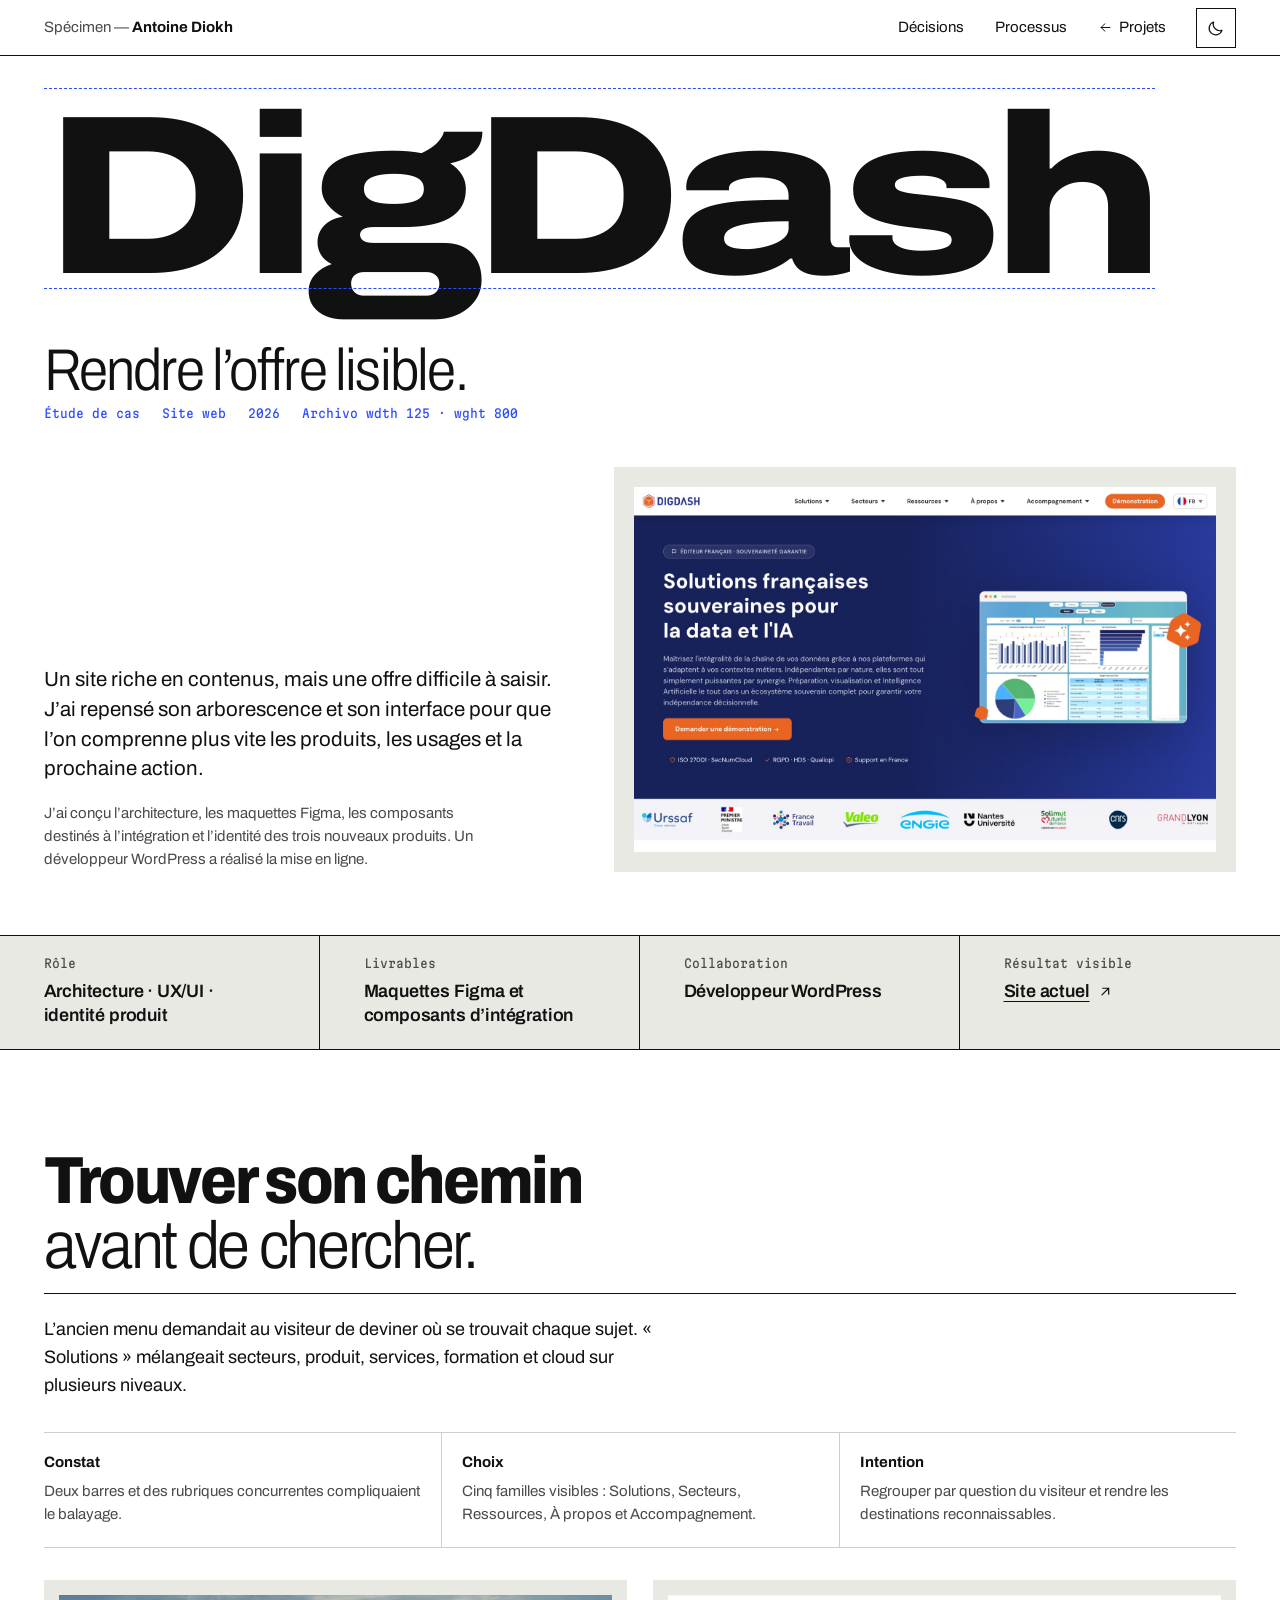
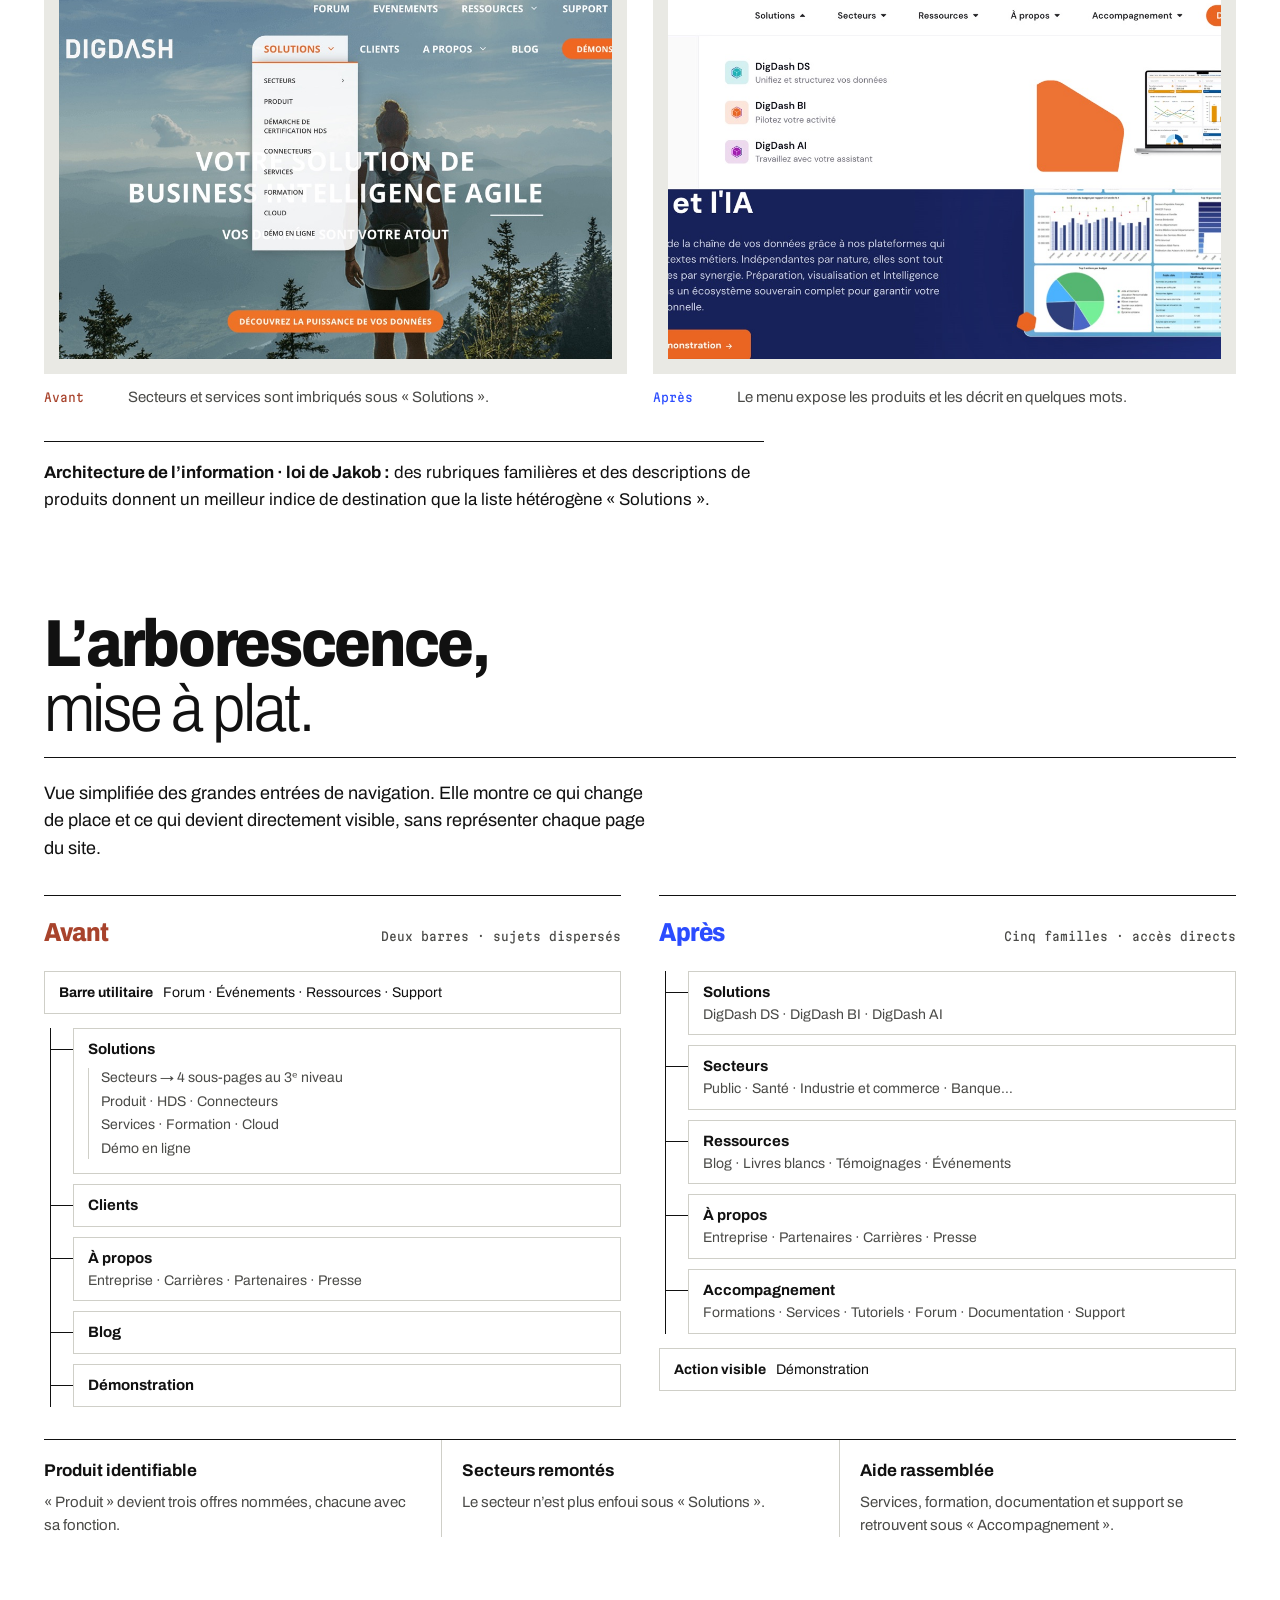
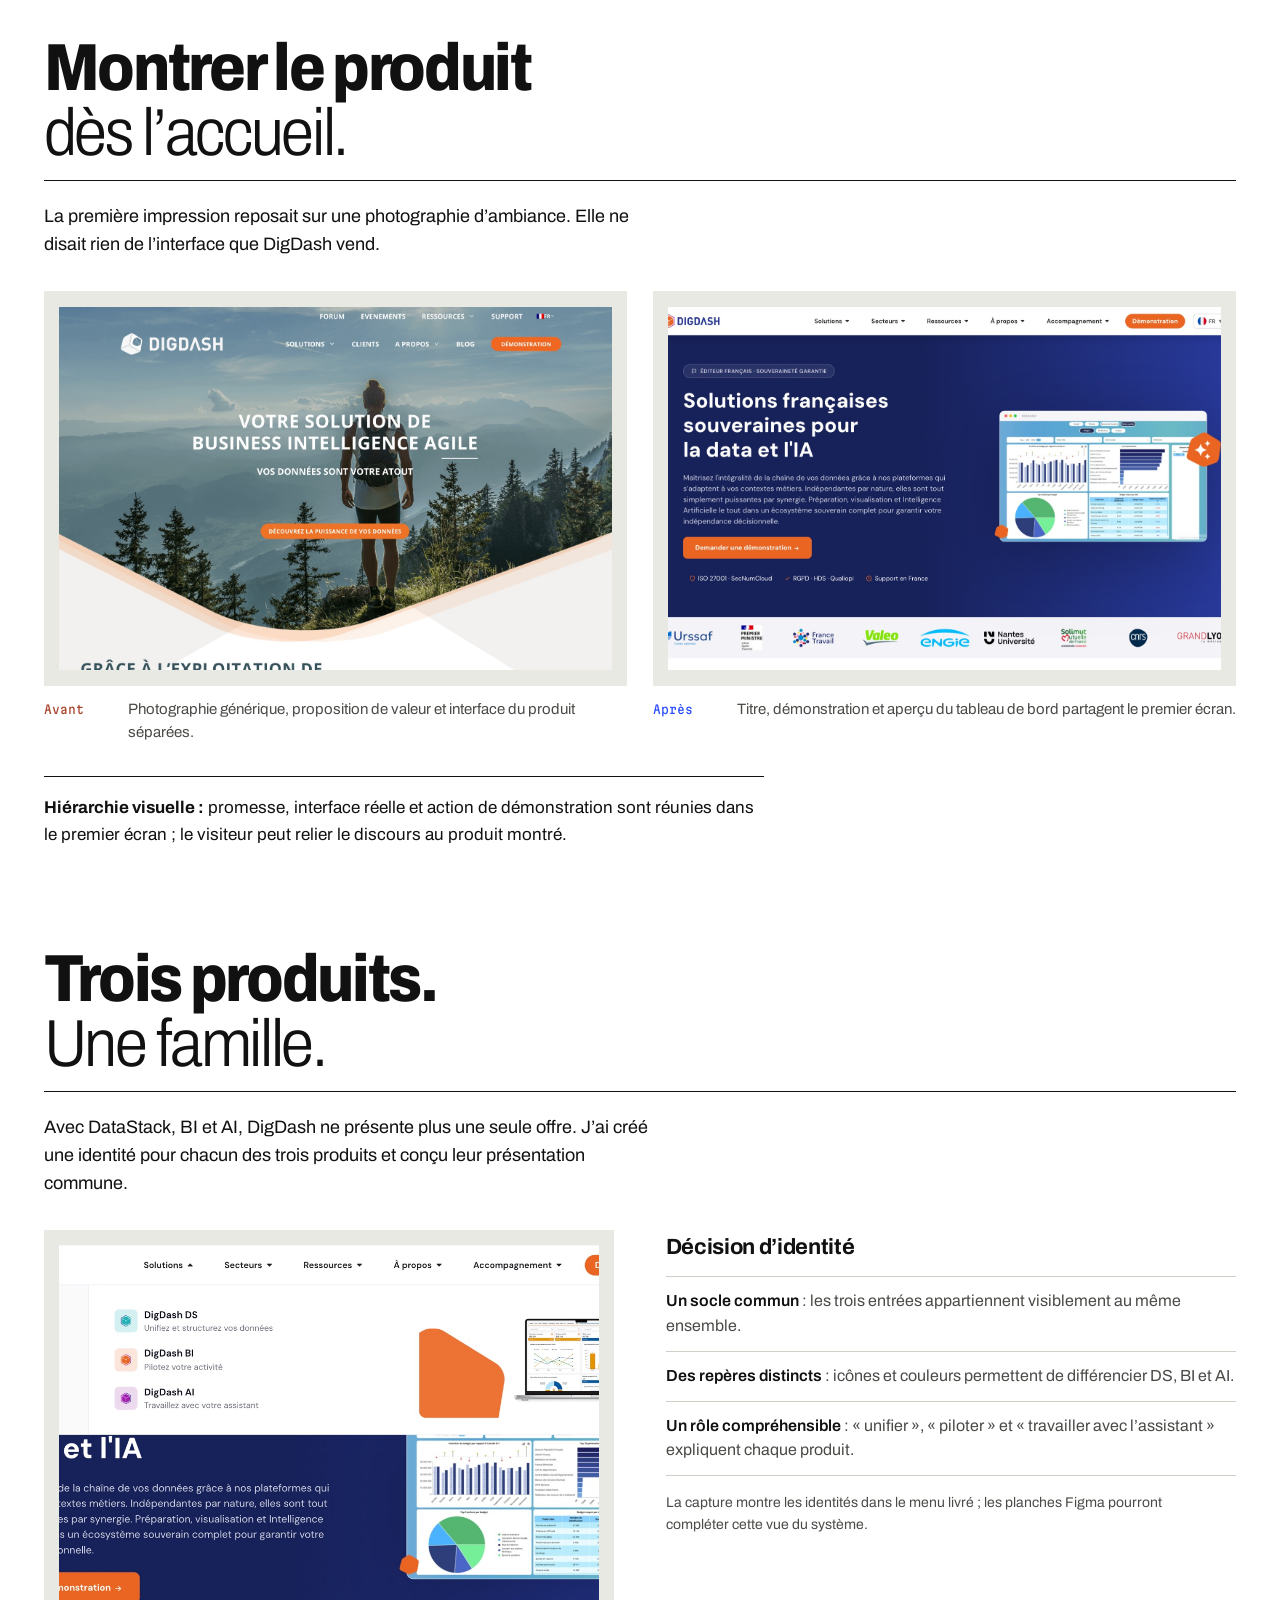
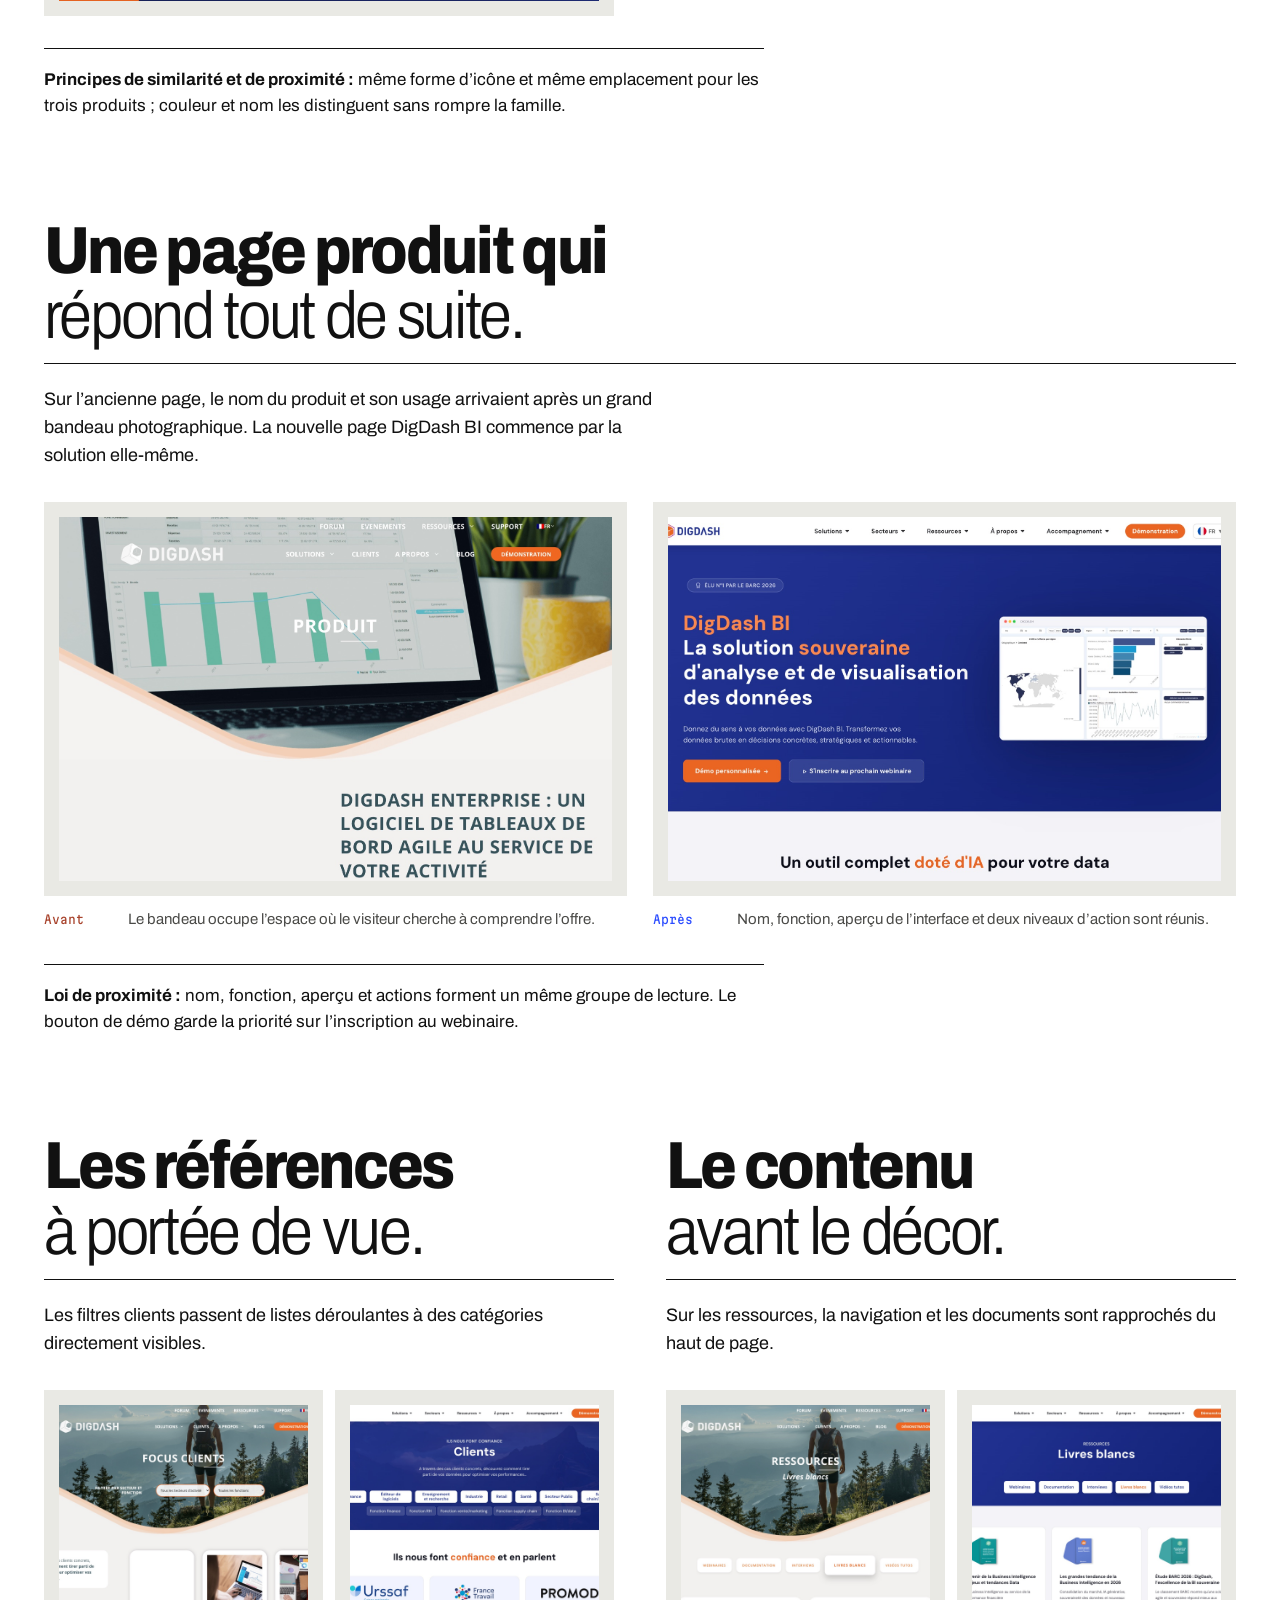
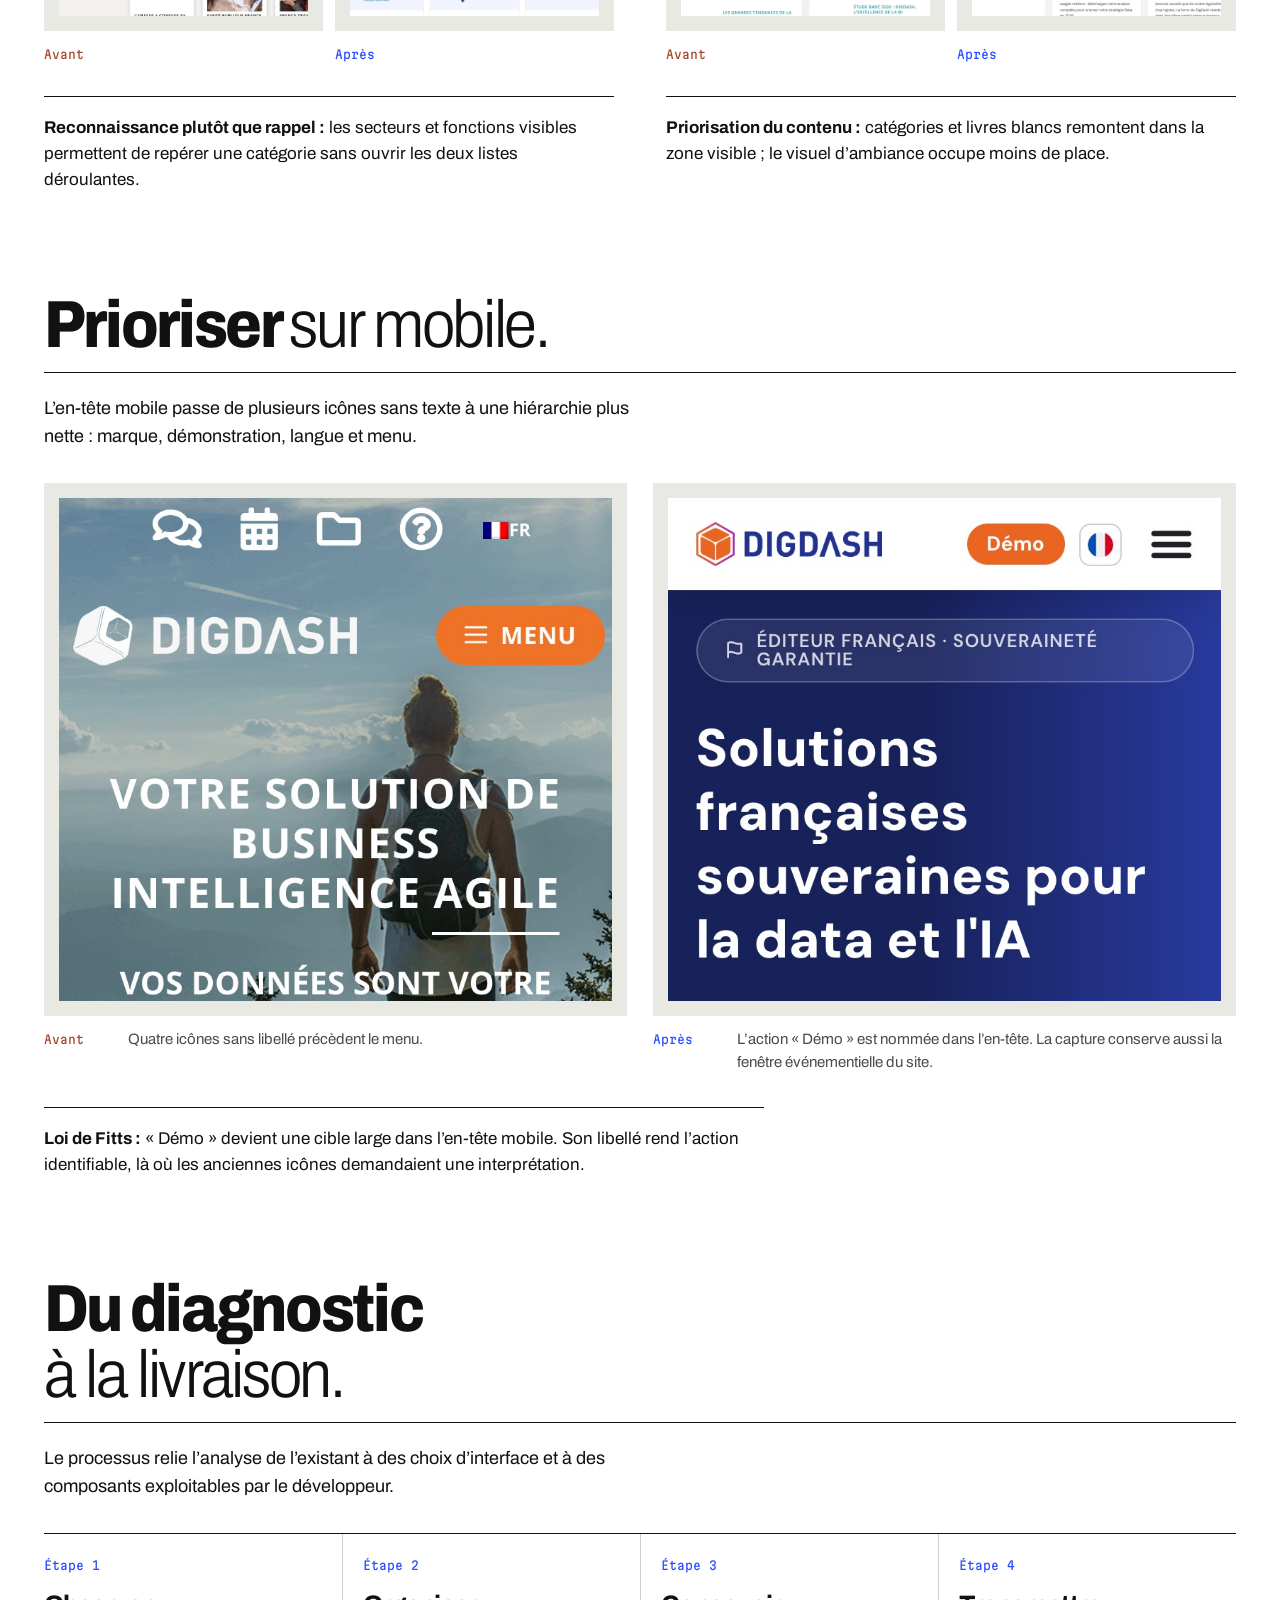
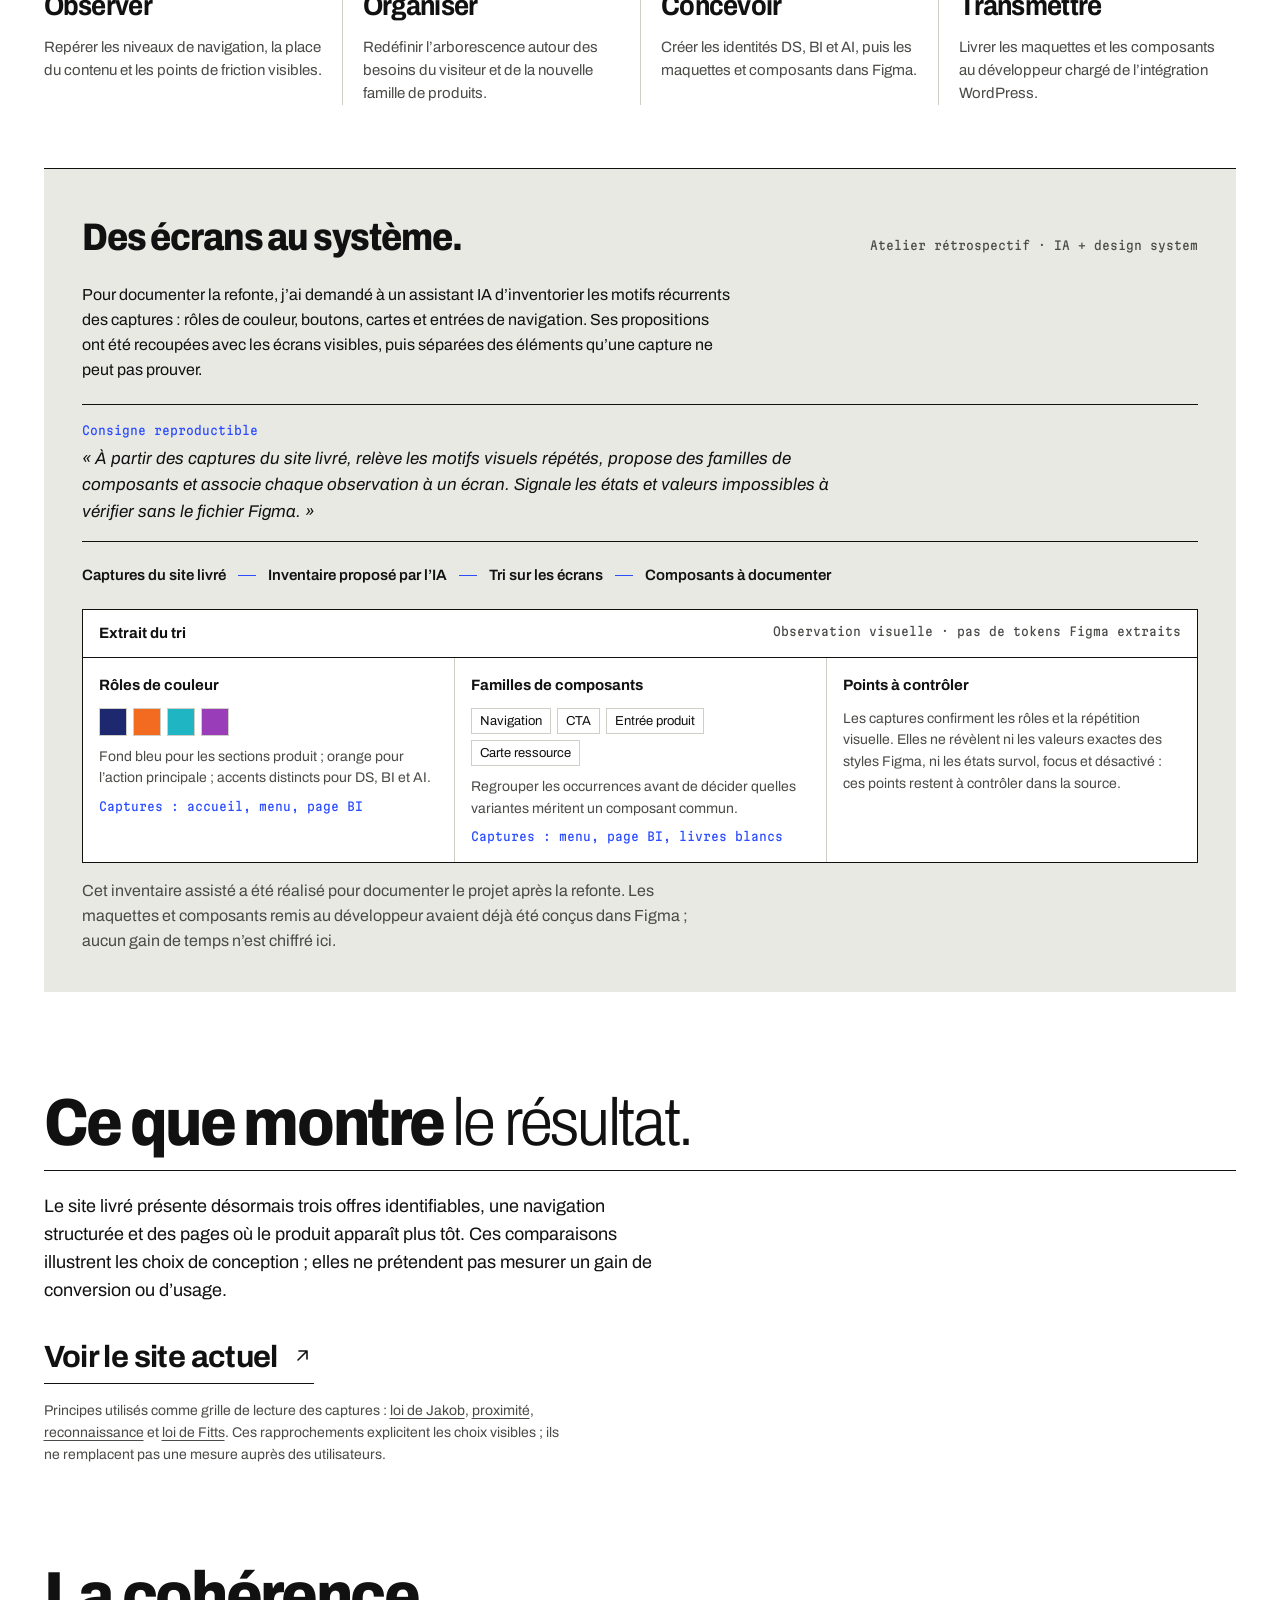
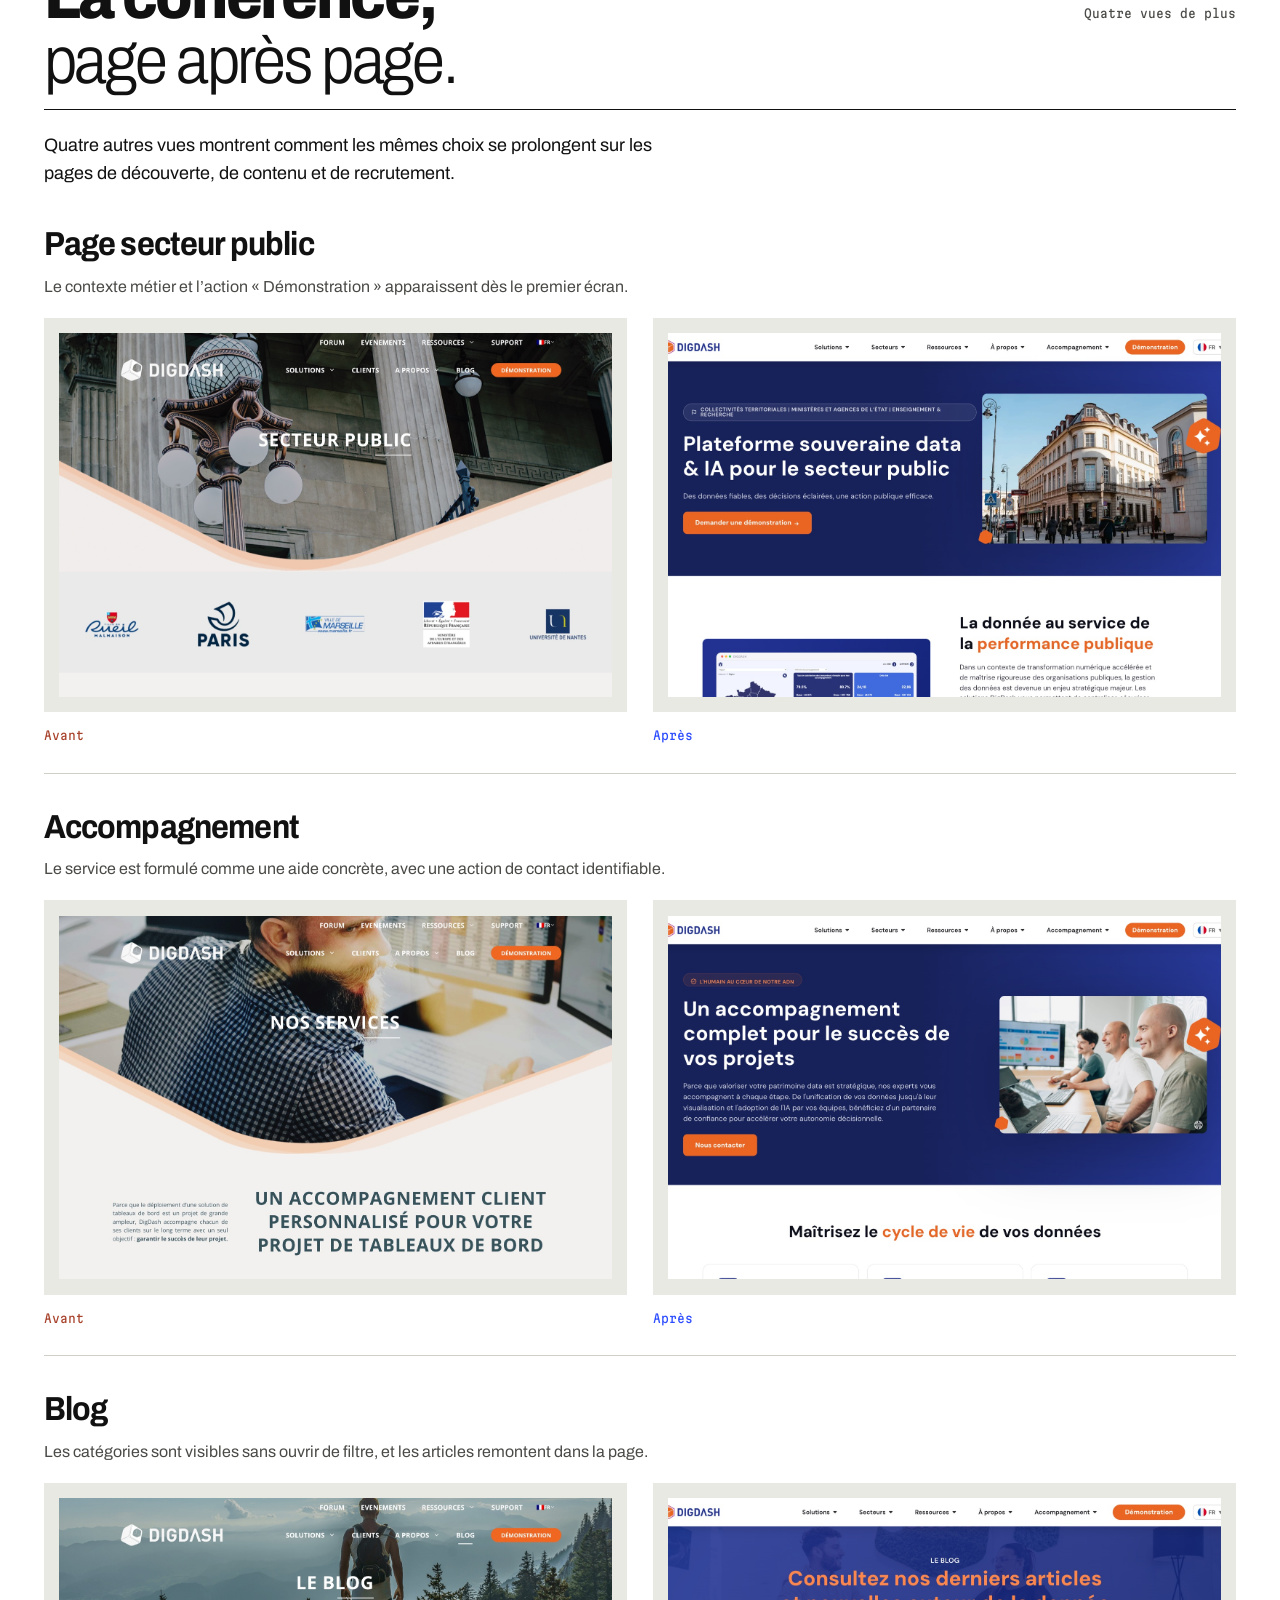
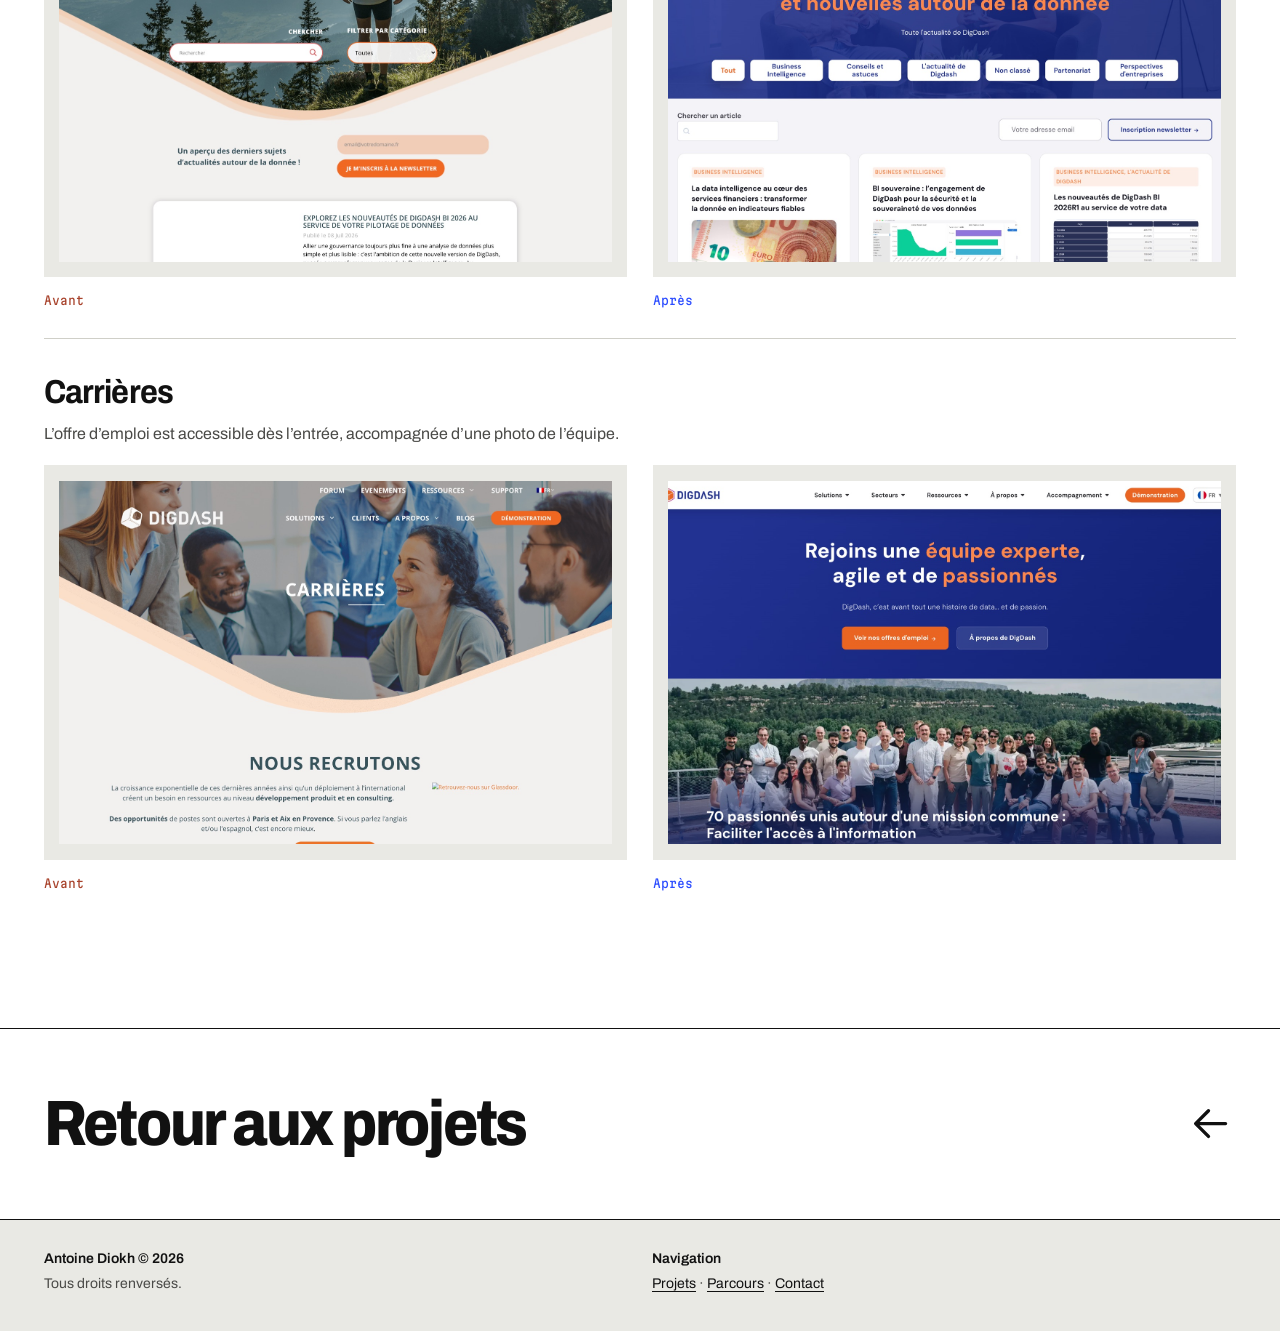
<file: digdash.html>
<!DOCTYPE html>
<html lang="fr">
<head>
<meta charset="UTF-8">
<meta name="viewport" content="width=device-width, initial-scale=1.0">
<meta name="description" content="DigDash, refonte de l'architecture et de l'interface du site. Étude de cas d'Antoine Diokh.">
<title>DigDash — Étude de cas · Antoine Diokh</title>
<script>try{var t=localStorage.getItem('ad_theme');if(t==='dark'||(!t&&matchMedia('(prefers-color-scheme: dark)').matches))document.documentElement.classList.add('dark')}catch(e){}</script>
<link rel="preconnect" href="https://fonts.googleapis.com">
<link rel="preconnect" href="https://fonts.gstatic.com" crossorigin>
<link href="https://fonts.googleapis.com/css2?family=Archivo:ital,wdth,wght@0,62..125,100..900;1,62..125,100..900&family=Martian+Mono:wdth,wght@87.5,400;87.5,500&display=swap" rel="stylesheet">
<style>
*,*::before,*::after{box-sizing:border-box;margin:0;padding:0}
:root{
  --paper:#ffffff;--ink:#111111;--ink-2:#4a4a47;--stock:#e9e9e4;--rule:#111111;--hair:#cfcfc8;
  --blue:#2b4cff;--blue-ink:#ffffff;--before:#a8432c;
  --sans:'Archivo',ui-sans-serif,sans-serif;--mono:'Martian Mono',ui-monospace,monospace;
  --pad:clamp(20px,3.4vw,48px);--ease:cubic-bezier(.16,1,.3,1);color-scheme:light;
}
html.dark{--paper:#121211;--ink:#f2f1ec;--ink-2:#adaca4;--stock:#1f1f1d;--rule:#f2f1ec;--hair:#3a3a37;--blue:#8fa1ff;--blue-ink:#121211;--before:#f0a48e;color-scheme:dark}
html{scroll-behavior:smooth;scroll-padding-top:72px;scrollbar-color:var(--ink) var(--paper)}
body{font-family:var(--sans);font-size:17px;line-height:1.55;color:var(--ink);background:var(--paper);-webkit-font-smoothing:antialiased;caret-color:var(--blue)}
::selection{background:var(--blue);color:var(--blue-ink)}
a{color:inherit;text-underline-offset:.22em;text-decoration-thickness:1px}
button{font:inherit;color:inherit;background:none;border:0;cursor:pointer}
img{display:block;max-width:100%;height:auto}
:focus-visible{outline:2px solid var(--blue);outline-offset:3px}
.mono{font-family:var(--mono);font-size:12px;font-variant-numeric:tabular-nums;font-stretch:87.5%}
.icon{width:1em;height:1em;flex:none;stroke:currentColor;fill:none;stroke-width:1.6;stroke-linecap:round;stroke-linejoin:round}
@media (prefers-reduced-motion:reduce){html{scroll-behavior:auto}*{transition-duration:0s!important}}

/* barre haute (identique à l'accueil) */
.top{position:sticky;top:0;z-index:20;background:var(--paper);border-bottom:1px solid var(--rule);display:flex;align-items:center;justify-content:space-between;gap:16px;height:56px;padding:0 var(--pad)}
.top-id{font-weight:700;font-size:15px;white-space:nowrap;text-decoration:none}
.top-id span{font-weight:400;color:var(--ink-2)}
.top nav{display:flex;align-items:center;gap:clamp(14px,2.4vw,32px);font-size:15px}
.top nav a{text-decoration:none;padding:6px 0;display:inline-flex;align-items:center;gap:6px}
.top nav a:hover{text-decoration:underline}
.ctl{display:inline-flex;align-items:center;justify-content:center;min-width:40px;height:40px;border:1px solid var(--rule)}
.ctl:hover{background:var(--ink);color:var(--paper)}
.ctl .icon{width:18px;height:18px}
.ctl .i-sun{display:none}
html.dark .ctl .i-sun{display:block}
html.dark .ctl .i-moon{display:none}

/* page de titre */
.cover{padding:clamp(24px,5vh,56px) var(--pad) 0;container-type:inline-size}
.name{font-weight:800;font-stretch:125%;letter-spacing:-.04em;line-height:.86;font-size:clamp(64px,19cqi,300px);padding-bottom:.1em;position:relative;white-space:nowrap}
.name::before,.name::after{content:'';position:absolute;left:0;right:0;border-top:1px dashed var(--blue)}
.name::before{top:.06em}
.name::after{bottom:.24em}
.meta{display:flex;flex-wrap:wrap;gap:6px 22px;color:var(--blue);margin-top:4px}
.claim{font-size:clamp(34px,4.6vw,68px);line-height:1;letter-spacing:-.03em;font-weight:300;font-stretch:88%;margin-top:clamp(28px,5vh,56px);max-width:16ch}
.cover-g{display:grid;grid-template-columns:minmax(0,1fr) minmax(0,1.2fr);gap:clamp(24px,4vw,64px);align-items:end;margin-top:clamp(28px,5vh,48px)}
.lead{font-size:clamp(19px,1.6vw,23px);line-height:1.45;max-width:46ch;margin-bottom:18px}
.note{font-size:15px;color:var(--ink-2);max-width:52ch}
.shot{background:var(--stock);padding:clamp(10px,1.6vw,20px)}
.shot img{width:100%}

/* repères */
.facts{display:grid;grid-template-columns:repeat(4,1fr);background:var(--stock);border-top:1px solid var(--rule);border-bottom:1px solid var(--rule);margin-top:clamp(40px,7vh,72px)}
.facts div{padding:18px var(--pad) 22px;border-right:1px solid var(--rule)}
.facts div:last-child{border-right:0}
.facts dt{color:var(--ink-2);margin-bottom:8px}
.facts dd{font-size:clamp(17px,1.4vw,20px);font-weight:600;line-height:1.3;letter-spacing:-.01em}
.facts a{display:inline-flex;align-items:center;gap:6px}

/* chapitres */
.ch{padding:clamp(72px,11vh,128px) var(--pad) 0}
.head{display:flex;justify-content:space-between;align-items:baseline;gap:20px;border-bottom:1px solid var(--rule);padding-bottom:14px;flex-wrap:wrap}
.head h2{font-size:clamp(38px,5.2vw,78px);font-weight:800;letter-spacing:-.035em;line-height:.98;font-stretch:88%;max-width:18ch;text-wrap:balance}
.head h2 em{font-style:normal;font-weight:300}
.head .mono{color:var(--ink-2)}
.summary{font-size:clamp(18px,1.4vw,20px);line-height:1.55;max-width:62ch;margin-top:22px}
.logic{display:grid;grid-template-columns:repeat(3,1fr);border-top:1px solid var(--hair);border-bottom:1px solid var(--hair);margin-top:32px}
.logic div{padding:18px 20px 20px 0}
.logic div+div{padding-left:20px;border-left:1px solid var(--hair)}
.logic dt{font-weight:700;font-size:15px;margin-bottom:6px}
.logic dd{font-size:15px;color:var(--ink-2)}
.compare{display:grid;grid-template-columns:1fr 1fr;gap:clamp(14px,2vw,28px);margin-top:32px}
.compare figure{min-width:0}
.frame{display:block;background:var(--stock);padding:clamp(8px,1.2vw,16px);cursor:zoom-in}
.frame img{width:100%;aspect-ratio:1.52;object-fit:cover;object-position:top}
.frame{outline:1px solid transparent;outline-offset:-1px;transition:outline-color .32s var(--ease)}
.frame:hover{outline-color:var(--rule)}
.tall .frame img{aspect-ratio:1.1}
figcaption{display:grid;grid-template-columns:72px minmax(0,1fr);gap:12px;padding-top:12px;font-size:15px;color:var(--ink-2)}
.tag{font-family:var(--mono);font-size:12px;font-stretch:87.5%;padding-top:2px;color:var(--before)}
.tag.after{color:var(--blue)}
.proof{margin-top:32px;padding-top:18px;border-top:1px solid var(--rule);font-size:17px;max-width:72ch}
.proof b{font-weight:700}

/* arborescence */
.trees{display:grid;grid-template-columns:1fr 1fr;gap:clamp(16px,3vw,40px);margin-top:32px}
.tree-p{border-top:1px solid var(--rule);padding-top:16px}
.tree-h{display:flex;justify-content:space-between;align-items:baseline;gap:12px;margin-bottom:18px}
.tree-h b{font-size:26px;font-weight:800;letter-spacing:-.02em;font-stretch:88%;color:var(--before)}
.tree-p.new .tree-h b{color:var(--blue)}
.tree-h span{color:var(--ink-2)}
.util{border:1px solid var(--hair);padding:10px 14px;font-size:14px;margin-bottom:14px}
.util b{margin-right:10px}
.tree{list-style:none;border-left:1px solid var(--rule);margin-left:6px}
.tree>li{position:relative;margin:0 0 10px 22px;padding:10px 14px;border:1px solid var(--hair);font-size:15px;line-height:1.4}
.tree>li::before{content:'';position:absolute;left:-23px;top:20px;width:22px;border-top:1px solid var(--rule)}
.tree>li:last-child{margin-bottom:0}
.tree li b{display:block;font-weight:700}
.tree li span{display:block;color:var(--ink-2);font-size:14px;margin-top:2px}
.branch{list-style:none;margin-top:8px;border-left:1px solid var(--hair);padding-left:12px}
.branch li{color:var(--ink-2);font-size:14px;margin:4px 0}
.gains{display:grid;grid-template-columns:repeat(3,1fr);border-top:1px solid var(--rule);margin-top:32px}
.gains div{padding:18px 20px 0 0;font-size:15px;color:var(--ink-2)}
.gains div+div{padding-left:20px;border-left:1px solid var(--hair)}
.gains b{display:block;color:var(--ink);font-size:17px;margin-bottom:6px}

/* famille */
.family{display:grid;grid-template-columns:minmax(0,1fr) minmax(0,1fr);gap:clamp(20px,4vw,56px);align-items:start;margin-top:32px}
.family h3{font-size:22px;font-weight:700;letter-spacing:-.015em;margin-bottom:12px}
.family ul{list-style:none;border-top:1px solid var(--hair)}
.family li{padding:12px 0;border-bottom:1px solid var(--hair);font-size:16px;color:var(--ink-2)}
.family li b{color:var(--ink);font-weight:600}
.fine{font-size:14px;color:var(--ink-2);margin-top:16px;max-width:66ch}

.duo{display:grid;grid-template-columns:1fr 1fr;gap:clamp(24px,4vw,56px)}
.duo .ch{padding-left:0;padding-right:0}
.duo .compare{gap:12px}
.duo .frame img{aspect-ratio:1.18}

/* processus */
.process{display:grid;grid-template-columns:repeat(4,1fr);border-top:1px solid var(--rule);margin-top:32px;list-style:none}
.process li{padding:18px 20px 0 0}
.process li+li{padding-left:20px;border-left:1px solid var(--hair)}
.process .mono{color:var(--blue)}
.process h3{font-size:clamp(24px,2.2vw,32px);font-weight:700;letter-spacing:-.025em;font-stretch:90%;margin:6px 0 8px}
.process p{font-size:15px;color:var(--ink-2)}
.ai{background:var(--stock);margin-top:clamp(48px,7vh,72px);padding:clamp(24px,3vw,44px);border-top:1px solid var(--rule)}
.ai-h{display:flex;justify-content:space-between;align-items:baseline;gap:16px;flex-wrap:wrap;margin-bottom:16px}
.ai h3{font-size:clamp(28px,3vw,44px);font-weight:800;letter-spacing:-.03em;font-stretch:88%}
.ai-h .mono{color:var(--ink-2)}
.ai>p{max-width:72ch;font-size:16px}
.prompt{margin-top:22px;padding:16px 0;border-top:1px solid var(--rule);border-bottom:1px solid var(--rule)}
.prompt .mono{color:var(--blue);display:block;margin-bottom:6px}
.prompt p{font-size:17px;font-style:italic;max-width:76ch}
.flow{display:flex;flex-wrap:wrap;align-items:center;gap:8px 12px;margin:22px 0;list-style:none;font-size:15px;font-weight:600}
.flow li{display:inline-flex;align-items:center;gap:12px}
.flow li+li::before{content:'';width:18px;border-top:1px solid var(--blue)}
.board{border:1px solid var(--rule);background:var(--paper)}
.board-h{display:flex;justify-content:space-between;gap:16px;padding:12px 16px;border-bottom:1px solid var(--rule);flex-wrap:wrap}
.board-h b{font-size:15px}
.board-h .mono{color:var(--ink-2)}
.board-g{display:grid;grid-template-columns:repeat(3,minmax(0,1fr))}
.board-g>div{padding:16px;font-size:14px;color:var(--ink-2)}
.board-g>div+div{border-left:1px solid var(--hair)}
.board-g h4{color:var(--ink);font-size:15px;font-weight:700;margin-bottom:10px}
.board-g em{display:block;margin-top:8px;font-style:normal;color:var(--blue);font-family:var(--mono);font-size:12px;font-stretch:87.5%}
.sw{display:flex;gap:6px;margin-bottom:10px}
.sw i{width:28px;height:28px;border:1px solid var(--hair)}
.chips{display:flex;flex-wrap:wrap;gap:6px;margin-bottom:10px;list-style:none}
.chips li{border:1px solid var(--hair);padding:2px 8px;font-size:13px;color:var(--ink)}
.caveat{margin-top:16px;font-size:14px;color:var(--ink-2);max-width:76ch}

/* autres vues */
.more{list-style:none;margin-top:32px}
.more>li{padding:28px 0;border-top:1px solid var(--hair)}
.more>li:first-child{border-top:0;padding-top:0}
.more h3{font-size:clamp(26px,2.6vw,36px);font-weight:700;letter-spacing:-.025em;font-stretch:90%}
.more p{font-size:16px;color:var(--ink-2);margin-top:4px}
.more .compare{margin-top:18px}

.out a.big{display:inline-flex;align-items:center;gap:12px;margin-top:28px;font-size:clamp(22px,2.4vw,32px);font-weight:700;letter-spacing:-.02em;text-decoration:none;border-bottom:1px solid currentColor;padding-bottom:3px}
.out a.big:hover{color:var(--blue)}
.out a.big .icon{width:24px;height:24px}

.back{display:flex;justify-content:space-between;align-items:center;gap:20px;margin-top:clamp(80px,12vh,140px);border-top:1px solid var(--rule);padding:clamp(28px,5vh,48px) var(--pad);text-decoration:none;transition:background .32s var(--ease),color .32s var(--ease)}
.back span{font-size:clamp(32px,5vw,72px);font-weight:800;letter-spacing:-.035em;font-stretch:88%;transition:font-stretch .32s var(--ease)}
.back .icon{width:clamp(28px,4vw,56px);height:clamp(28px,4vw,56px)}
.back:hover{background:var(--ink);color:var(--paper)}
.back:hover span{font-stretch:112%}
footer{background:var(--stock);border-top:1px solid var(--rule);padding:28px var(--pad) 36px;display:grid;grid-template-columns:repeat(2,minmax(0,1fr));gap:24px;font-size:14px;color:var(--ink-2)}
footer b{display:block;color:var(--ink);font-weight:600;margin-bottom:4px}
footer a{color:var(--ink)}

@media (max-width:900px){
  .cover-g,.family,.duo{grid-template-columns:1fr}
  .facts{grid-template-columns:1fr 1fr}
  .facts div:nth-child(2){border-right:0}
  .facts div:nth-child(-n+2){border-bottom:1px solid var(--rule)}
  .process{grid-template-columns:1fr 1fr}
  .process li:nth-child(3){padding-left:0;border-left:0}
  .board-g{grid-template-columns:1fr}
  .board-g>div+div{border-left:0;border-top:1px solid var(--hair)}
}
@media (max-width:640px){
  .top nav .hide-s,.top-id span{display:none}
  .compare,.trees,.logic,.gains{grid-template-columns:1fr}
  .logic div+div,.gains div+div{padding-left:0;border-left:0;border-top:1px solid var(--hair)}
  .logic div,.gains div{padding-right:0}
  .gains div{padding-bottom:16px}
  .process{grid-template-columns:1fr}
  .process li+li{padding-left:0;border-left:0;border-top:1px solid var(--hair);margin-top:18px}
  .facts{grid-template-columns:1fr}
  .facts div{border-right:0;border-bottom:1px solid var(--rule)}
  .facts div:last-child{border-bottom:0}
  footer{grid-template-columns:1fr}
}
</style>
</head>
<body>
<svg width="0" height="0" style="position:absolute" aria-hidden="true">
  <symbol id="i-left" viewBox="0 0 24 24"><path d="M19 12H5M11 6l-6 6 6 6"/></symbol>
  <symbol id="i-out" viewBox="0 0 24 24"><path d="M8 16 17 7M9 7h8v8"/></symbol>
  <symbol id="i-moon" viewBox="0 0 24 24"><path d="M20 15.1A8.7 8.7 0 0 1 8.9 4 8.8 8.8 0 1 0 20 15.1Z"/></symbol>
  <symbol id="i-sun" viewBox="0 0 24 24"><circle cx="12" cy="12" r="4"/><path d="M12 2v2m0 16v2M4.9 4.9l1.4 1.4m11.4 11.4 1.4 1.4M2 12h2m16 0h2M4.9 19.1l1.4-1.4M17.7 6.3l1.4-1.4"/></symbol>
</svg>

<header class="top">
  <a class="top-id" href="index.html"><span>Spécimen — </span>Antoine Diokh</a>
  <nav aria-label="Navigation de l'étude">
    <a class="hide-s" href="#decisions">Décisions</a>
    <a class="hide-s" href="#processus">Processus</a>
    <a href="index.html#p-digdash"><svg class="icon" aria-hidden="true"><use href="#i-left"/></svg>Projets</a>
    <button class="ctl" id="themeBtn" type="button" aria-pressed="false" aria-label="Mode sombre"><svg class="icon i-moon"><use href="#i-moon"/></svg><svg class="icon i-sun"><use href="#i-sun"/></svg></button>
  </nav>
</header>

<main>
  <section class="cover" aria-labelledby="titre">
    <h1 id="titre"><span class="name">DigDash</span><span class="claim" style="display:block">Rendre l’offre lisible.</span></h1>
    <p class="meta mono"><span>Étude de cas</span><span>Site web</span><span>2026</span><span>Archivo wdth 125 · wght 800</span></p>
    <div class="cover-g">
      <div>
        <p class="lead">Un site riche en contenus, mais une offre difficile à saisir. J’ai repensé son arborescence et son interface pour que l’on comprenne plus vite les produits, les usages et la prochaine action.</p>
        <p class="note">J’ai conçu l’architecture, les maquettes Figma, les composants destinés à l’intégration et l’identité des trois nouveaux produits. Un développeur WordPress a réalisé la mise en ligne.</p>
      </div>
      <div class="shot"><img src="assets/digdash-study/home-after.jpg" alt="Nouvel accueil DigDash présentant le produit" width="1600" height="1000" fetchpriority="high"></div>
    </div>
  </section>

  <dl class="facts" aria-label="Repères du projet">
    <div><dt class="mono">Rôle</dt><dd>Architecture · UX/UI · identité produit</dd></div>
    <div><dt class="mono">Livrables</dt><dd>Maquettes Figma et composants d’intégration</dd></div>
    <div><dt class="mono">Collaboration</dt><dd>Développeur WordPress</dd></div>
    <div><dt class="mono">Résultat visible</dt><dd><a href="https://www.digdash.com/fr/" target="_blank" rel="noopener noreferrer">Site actuel<svg class="icon" aria-hidden="true"><use href="#i-out"/></svg></a></dd></div>
  </dl>

  <section class="ch" id="decisions" aria-labelledby="nav-title">
    <div class="head"><h2 id="nav-title">Trouver son chemin <em>avant de chercher.</em></h2></div>
    <p class="summary">L’ancien menu demandait au visiteur de deviner où se trouvait chaque sujet. « Solutions » mélangeait secteurs, produit, services, formation et cloud sur plusieurs niveaux.</p>
    <dl class="logic">
      <div><dt>Constat</dt><dd>Deux barres et des rubriques concurrentes compliquaient le balayage.</dd></div>
      <div><dt>Choix</dt><dd>Cinq familles visibles : Solutions, Secteurs, Ressources, À propos et Accompagnement.</dd></div>
      <div><dt>Intention</dt><dd>Regrouper par question du visiteur et rendre les destinations reconnaissables.</dd></div>
    </dl>
    <div class="compare">
      <figure><a class="frame" href="assets/digdash-study/menu-before.jpg" target="_blank" aria-label="Agrandir l'ancien menu DigDash"><img src="assets/digdash-study/menu-before.jpg" alt="Ancien menu : plusieurs niveaux et liens serrés" loading="lazy"></a><figcaption><span class="tag">Avant</span><span>Secteurs et services sont imbriqués sous « Solutions ».</span></figcaption></figure>
      <figure><a class="frame" href="assets/digdash-study/menu-after.jpg" target="_blank" aria-label="Agrandir le nouveau menu DigDash"><img src="assets/digdash-study/menu-after.jpg" alt="Nouveau menu : familles visibles et trois produits identifiés" loading="lazy"></a><figcaption><span class="tag after">Après</span><span>Le menu expose les produits et les décrit en quelques mots.</span></figcaption></figure>
    </div>
    <p class="proof"><b>Architecture de l’information · loi de Jakob :</b> des rubriques familières et des descriptions de produits donnent un meilleur indice de destination que la liste hétérogène « Solutions ».</p>
  </section>

  <section class="ch" aria-labelledby="map-title">
    <div class="head"><h2 id="map-title">L’arborescence, <em>mise à plat.</em></h2></div>
    <p class="summary">Vue simplifiée des grandes entrées de navigation. Elle montre ce qui change de place et ce qui devient directement visible, sans représenter chaque page du site.</p>
    <div class="trees">
      <div class="tree-p">
        <div class="tree-h"><b>Avant</b><span class="mono">Deux barres · sujets dispersés</span></div>
        <div class="util"><b>Barre utilitaire</b>Forum · Événements · Ressources · Support</div>
        <ul class="tree">
          <li><b>Solutions</b><ul class="branch"><li>Secteurs → 4 sous-pages au 3ᵉ niveau</li><li>Produit · HDS · Connecteurs</li><li>Services · Formation · Cloud</li><li>Démo en ligne</li></ul></li>
          <li><b>Clients</b></li>
          <li><b>À propos</b><span>Entreprise · Carrières · Partenaires · Presse</span></li>
          <li><b>Blog</b></li>
          <li><b>Démonstration</b></li>
        </ul>
      </div>
      <div class="tree-p new">
        <div class="tree-h"><b>Après</b><span class="mono">Cinq familles · accès directs</span></div>
        <ul class="tree">
          <li><b>Solutions</b><span>DigDash DS · DigDash BI · DigDash AI</span></li>
          <li><b>Secteurs</b><span>Public · Santé · Industrie et commerce · Banque…</span></li>
          <li><b>Ressources</b><span>Blog · Livres blancs · Témoignages · Événements</span></li>
          <li><b>À propos</b><span>Entreprise · Partenaires · Carrières · Presse</span></li>
          <li><b>Accompagnement</b><span>Formations · Services · Tutoriels · Forum · Documentation · Support</span></li>
        </ul>
        <div class="util" style="margin:14px 0 0"><b>Action visible</b>Démonstration</div>
      </div>
    </div>
    <div class="gains">
      <div><b>Produit identifiable</b>« Produit » devient trois offres nommées, chacune avec sa fonction.</div>
      <div><b>Secteurs remontés</b>Le secteur n’est plus enfoui sous « Solutions ».</div>
      <div><b>Aide rassemblée</b>Services, formation, documentation et support se retrouvent sous « Accompagnement ».</div>
    </div>
  </section>

  <section class="ch" aria-labelledby="home-title">
    <div class="head"><h2 id="home-title">Montrer le produit <em>dès l’accueil.</em></h2></div>
    <p class="summary">La première impression reposait sur une photographie d’ambiance. Elle ne disait rien de l’interface que DigDash vend.</p>
    <div class="compare">
      <figure><a class="frame" href="assets/digdash-study/home-before.jpg" target="_blank" aria-label="Agrandir l'ancien accueil"><img src="assets/digdash-study/home-before.jpg" alt="Ancien accueil : titre superposé à une photo de montagne" loading="lazy"></a><figcaption><span class="tag">Avant</span><span>Photographie générique, proposition de valeur et interface du produit séparées.</span></figcaption></figure>
      <figure><a class="frame" href="assets/digdash-study/home-after.jpg" target="_blank" aria-label="Agrandir le nouvel accueil"><img src="assets/digdash-study/home-after.jpg" alt="Nouvel accueil : titre, action principale et tableau de bord" loading="lazy"></a><figcaption><span class="tag after">Après</span><span>Titre, démonstration et aperçu du tableau de bord partagent le premier écran.</span></figcaption></figure>
    </div>
    <p class="proof"><b>Hiérarchie visuelle :</b> promesse, interface réelle et action de démonstration sont réunies dans le premier écran ; le visiteur peut relier le discours au produit montré.</p>
  </section>

  <section class="ch" aria-labelledby="family-title">
    <div class="head"><h2 id="family-title">Trois produits. <em>Une famille.</em></h2></div>
    <p class="summary">Avec DataStack, BI et AI, DigDash ne présente plus une seule offre. J’ai créé une identité pour chacun des trois produits et conçu leur présentation commune.</p>
    <div class="family">
      <a class="frame" href="assets/digdash-study/menu-after.jpg" target="_blank" aria-label="Agrandir la présentation des trois produits"><img src="assets/digdash-study/menu-after.jpg" alt="Le méga-menu montre les identités de DigDash DS, BI et AI" loading="lazy"></a>
      <div>
        <h3>Décision d’identité</h3>
        <ul>
          <li><b>Un socle commun</b> : les trois entrées appartiennent visiblement au même ensemble.</li>
          <li><b>Des repères distincts</b> : icônes et couleurs permettent de différencier DS, BI et AI.</li>
          <li><b>Un rôle compréhensible</b> : « unifier », « piloter » et « travailler avec l’assistant » expliquent chaque produit.</li>
        </ul>
        <p class="fine">La capture montre les identités dans le menu livré ; les planches Figma pourront compléter cette vue du système.</p>
      </div>
    </div>
    <p class="proof"><b>Principes de similarité et de proximité :</b> même forme d’icône et même emplacement pour les trois produits ; couleur et nom les distinguent sans rompre la famille.</p>
  </section>

  <section class="ch" aria-labelledby="product-title">
    <div class="head"><h2 id="product-title">Une page produit qui <em>répond tout de suite.</em></h2></div>
    <p class="summary">Sur l’ancienne page, le nom du produit et son usage arrivaient après un grand bandeau photographique. La nouvelle page DigDash BI commence par la solution elle-même.</p>
    <div class="compare">
      <figure><a class="frame" href="assets/digdash-study/produit-before.jpg" target="_blank" aria-label="Agrandir l'ancienne page produit"><img src="assets/digdash-study/produit-before.jpg" alt="Ancienne page produit avec bandeau décoratif" loading="lazy"></a><figcaption><span class="tag">Avant</span><span>Le bandeau occupe l’espace où le visiteur cherche à comprendre l’offre.</span></figcaption></figure>
      <figure><a class="frame" href="assets/digdash-study/produit-after.jpg" target="_blank" aria-label="Agrandir la nouvelle page produit"><img src="assets/digdash-study/produit-after.jpg" alt="Nouvelle page DigDash BI avec capture du produit et actions" loading="lazy"></a><figcaption><span class="tag after">Après</span><span>Nom, fonction, aperçu de l’interface et deux niveaux d’action sont réunis.</span></figcaption></figure>
    </div>
    <p class="proof"><b>Loi de proximité :</b> nom, fonction, aperçu et actions forment un même groupe de lecture. Le bouton de démo garde la priorité sur l’inscription au webinaire.</p>
  </section>

  <div class="duo" style="padding:0 var(--pad)">
    <section class="ch" aria-labelledby="client-title">
      <div class="head"><h2 id="client-title">Les références <em>à portée de vue.</em></h2></div>
      <p class="summary">Les filtres clients passent de listes déroulantes à des catégories directement visibles.</p>
      <div class="compare">
        <figure><a class="frame" href="assets/digdash-study/clients-before.jpg" target="_blank" aria-label="Agrandir l'ancienne page clients"><img src="assets/digdash-study/clients-before.jpg" alt="Ancienne page clients avec filtres sur la photo" loading="lazy"></a><figcaption><span class="tag">Avant</span></figcaption></figure>
        <figure><a class="frame" href="assets/digdash-study/clients-after.jpg" target="_blank" aria-label="Agrandir la nouvelle page clients"><img src="assets/digdash-study/clients-after.jpg" alt="Nouvelle page clients et catégories visibles" loading="lazy"></a><figcaption><span class="tag after">Après</span></figcaption></figure>
      </div>
      <p class="proof"><b>Reconnaissance plutôt que rappel :</b> les secteurs et fonctions visibles permettent de repérer une catégorie sans ouvrir les deux listes déroulantes.</p>
    </section>
    <section class="ch" aria-labelledby="resource-title">
      <div class="head"><h2 id="resource-title">Le contenu <em>avant le décor.</em></h2></div>
      <p class="summary">Sur les ressources, la navigation et les documents sont rapprochés du haut de page.</p>
      <div class="compare">
        <figure><a class="frame" href="assets/digdash-study/livres-before.jpg" target="_blank" aria-label="Agrandir les anciennes ressources"><img src="assets/digdash-study/livres-before.jpg" alt="Ancienne page de livres blancs" loading="lazy"></a><figcaption><span class="tag">Avant</span></figcaption></figure>
        <figure><a class="frame" href="assets/digdash-study/livres-after.jpg" target="_blank" aria-label="Agrandir les nouvelles ressources"><img src="assets/digdash-study/livres-after.jpg" alt="Nouvelle page de livres blancs" loading="lazy"></a><figcaption><span class="tag after">Après</span></figcaption></figure>
      </div>
      <p class="proof"><b>Priorisation du contenu :</b> catégories et livres blancs remontent dans la zone visible ; le visuel d’ambiance occupe moins de place.</p>
    </section>
  </div>

  <section class="ch tall" aria-labelledby="mobile-title">
    <div class="head"><h2 id="mobile-title">Prioriser <em>sur mobile.</em></h2></div>
    <p class="summary">L’en-tête mobile passe de plusieurs icônes sans texte à une hiérarchie plus nette : marque, démonstration, langue et menu.</p>
    <div class="compare">
      <figure><a class="frame" href="assets/digdash-study/mobile-before.jpg" target="_blank" aria-label="Agrandir l'ancien mobile"><img src="assets/digdash-study/mobile-before.jpg" alt="Ancienne version mobile avec icônes et photographie" loading="lazy"></a><figcaption><span class="tag">Avant</span><span>Quatre icônes sans libellé précèdent le menu.</span></figcaption></figure>
      <figure><a class="frame" href="assets/digdash-study/mobile-after.jpg" target="_blank" aria-label="Agrandir le nouveau mobile"><img src="assets/digdash-study/mobile-after.jpg" alt="Nouvelle version mobile avec bouton Démo visible" loading="lazy"></a><figcaption><span class="tag after">Après</span><span>L’action « Démo » est nommée dans l’en-tête. La capture conserve aussi la fenêtre événementielle du site.</span></figcaption></figure>
    </div>
    <p class="proof"><b>Loi de Fitts :</b> « Démo » devient une cible large dans l’en-tête mobile. Son libellé rend l’action identifiable, là où les anciennes icônes demandaient une interprétation.</p>
  </section>

  <section class="ch" id="processus" aria-labelledby="process-title">
    <div class="head"><h2 id="process-title">Du diagnostic <em>à la livraison.</em></h2></div>
    <p class="summary">Le processus relie l’analyse de l’existant à des choix d’interface et à des composants exploitables par le développeur.</p>
    <ol class="process">
      <li><span class="mono">Étape 1</span><h3>Observer</h3><p>Repérer les niveaux de navigation, la place du contenu et les points de friction visibles.</p></li>
      <li><span class="mono">Étape 2</span><h3>Organiser</h3><p>Redéfinir l’arborescence autour des besoins du visiteur et de la nouvelle famille de produits.</p></li>
      <li><span class="mono">Étape 3</span><h3>Concevoir</h3><p>Créer les identités DS, BI et AI, puis les maquettes et composants dans Figma.</p></li>
      <li><span class="mono">Étape 4</span><h3>Transmettre</h3><p>Livrer les maquettes et les composants au développeur chargé de l’intégration WordPress.</p></li>
    </ol>

    <aside class="ai" aria-labelledby="ai-title">
      <div class="ai-h"><h3 id="ai-title">Des écrans au système.</h3><span class="mono">Atelier rétrospectif · IA + design system</span></div>
      <p>Pour documenter la refonte, j’ai demandé à un assistant IA d’inventorier les motifs récurrents des captures : rôles de couleur, boutons, cartes et entrées de navigation. Ses propositions ont été recoupées avec les écrans visibles, puis séparées des éléments qu’une capture ne peut pas prouver.</p>
      <div class="prompt"><span class="mono">Consigne reproductible</span><p>« À partir des captures du site livré, relève les motifs visuels répétés, propose des familles de composants et associe chaque observation à un écran. Signale les états et valeurs impossibles à vérifier sans le fichier Figma. »</p></div>
      <ol class="flow" aria-label="Flux de formalisation du système visuel"><li>Captures du site livré</li><li>Inventaire proposé par l’IA</li><li>Tri sur les écrans</li><li>Composants à documenter</li></ol>
      <div class="board" aria-label="Extrait de l’inventaire assisté">
        <div class="board-h"><b>Extrait du tri</b><span class="mono">Observation visuelle · pas de tokens Figma extraits</span></div>
        <div class="board-g">
          <div><h4>Rôles de couleur</h4><div class="sw" aria-hidden="true"><i style="background:#1d286e"></i><i style="background:#f36b21"></i><i style="background:#20b5c2"></i><i style="background:#9a3db9"></i></div><p>Fond bleu pour les sections produit ; orange pour l’action principale ; accents distincts pour DS, BI et AI.</p><em>Captures : accueil, menu, page BI</em></div>
          <div><h4>Familles de composants</h4><ul class="chips"><li>Navigation</li><li>CTA</li><li>Entrée produit</li><li>Carte ressource</li></ul><p>Regrouper les occurrences avant de décider quelles variantes méritent un composant commun.</p><em>Captures : menu, page BI, livres blancs</em></div>
          <div><h4>Points à contrôler</h4><p>Les captures confirment les rôles et la répétition visuelle. Elles ne révèlent ni les valeurs exactes des styles Figma, ni les états survol, focus et désactivé : ces points restent à contrôler dans la source.</p></div>
        </div>
      </div>
      <p class="caveat">Cet inventaire assisté a été réalisé pour documenter le projet après la refonte. Les maquettes et composants remis au développeur avaient déjà été conçus dans Figma ; aucun gain de temps n’est chiffré ici.</p>
    </aside>
  </section>

  <section class="ch out" aria-labelledby="outcome-title">
    <div class="head"><h2 id="outcome-title">Ce que montre <em>le résultat.</em></h2></div>
    <p class="summary">Le site livré présente désormais trois offres identifiables, une navigation structurée et des pages où le produit apparaît plus tôt. Ces comparaisons illustrent les choix de conception ; elles ne prétendent pas mesurer un gain de conversion ou d’usage.</p>
    <a class="big" href="https://www.digdash.com/fr/" target="_blank" rel="noopener noreferrer">Voir le site actuel<svg class="icon" aria-hidden="true"><use href="#i-out"/></svg></a>
    <p class="fine">Principes utilisés comme grille de lecture des captures : <a href="https://lawsofux.com/jakobs-law/" target="_blank" rel="noopener noreferrer">loi de Jakob</a>, <a href="https://www.nngroup.com/articles/gestalt-proximity/" target="_blank" rel="noopener noreferrer">proximité</a>, <a href="https://www.nngroup.com/articles/recognition-and-recall/" target="_blank" rel="noopener noreferrer">reconnaissance</a> et <a href="https://www.nngroup.com/articles/fitts-law/" target="_blank" rel="noopener noreferrer">loi de Fitts</a>. Ces rapprochements explicitent les choix visibles ; ils ne remplacent pas une mesure auprès des utilisateurs.</p>
  </section>

  <section class="ch" aria-labelledby="more-title">
    <div class="head"><h2 id="more-title">La cohérence, <em>page après page.</em></h2><span class="mono">Quatre vues de plus</span></div>
    <p class="summary">Quatre autres vues montrent comment les mêmes choix se prolongent sur les pages de découverte, de contenu et de recrutement.</p>
    <ul class="more">
      <li><h3>Page secteur public</h3><p>Le contexte métier et l’action « Démonstration » apparaissent dès le premier écran.</p><div class="compare"><figure><a class="frame" href="assets/digdash-study/secteur-before.jpg" target="_blank" aria-label="Agrandir l'ancienne page secteur public"><img src="assets/digdash-study/secteur-before.jpg" alt="Ancienne page secteur public : titre sur une photo générique." loading="lazy"></a><figcaption><span class="tag">Avant</span></figcaption></figure><figure><a class="frame" href="assets/digdash-study/secteur-after.jpg" target="_blank" aria-label="Agrandir la nouvelle page secteur public"><img src="assets/digdash-study/secteur-after.jpg" alt="Nouvelle page secteur public : promesse ciblée et bouton de démonstration." loading="lazy"></a><figcaption><span class="tag after">Après</span></figcaption></figure></div></li>
      <li><h3>Accompagnement</h3><p>Le service est formulé comme une aide concrète, avec une action de contact identifiable.</p><div class="compare"><figure><a class="frame" href="assets/digdash-study/services-before.jpg" target="_blank" aria-label="Agrandir l'ancienne page Accompagnement"><img src="assets/digdash-study/services-before.jpg" alt="Ancienne page services : grand visuel et titre générique." loading="lazy"></a><figcaption><span class="tag">Avant</span></figcaption></figure><figure><a class="frame" href="assets/digdash-study/services-after.jpg" target="_blank" aria-label="Agrandir la nouvelle page Accompagnement"><img src="assets/digdash-study/services-after.jpg" alt="Nouvelle page accompagnement : proposition claire et bouton Nous contacter." loading="lazy"></a><figcaption><span class="tag after">Après</span></figcaption></figure></div></li>
      <li><h3>Blog</h3><p>Les catégories sont visibles sans ouvrir de filtre, et les articles remontent dans la page.</p><div class="compare"><figure><a class="frame" href="assets/digdash-study/blog-before.jpg" target="_blank" aria-label="Agrandir l'ancienne page Blog"><img src="assets/digdash-study/blog-before.jpg" alt="Ancien blog : recherche et filtre posés sur une grande photo." loading="lazy"></a><figcaption><span class="tag">Avant</span></figcaption></figure><figure><a class="frame" href="assets/digdash-study/blog-after.jpg" target="_blank" aria-label="Agrandir la nouvelle page Blog"><img src="assets/digdash-study/blog-after.jpg" alt="Nouveau blog : catégories visibles et cartes d’articles." loading="lazy"></a><figcaption><span class="tag after">Après</span></figcaption></figure></div></li>
      <li><h3>Carrières</h3><p>L’offre d’emploi est accessible dès l’entrée, accompagnée d’une photo de l’équipe.</p><div class="compare"><figure><a class="frame" href="assets/digdash-study/carriere-before.jpg" target="_blank" aria-label="Agrandir l'ancienne page Carrières"><img src="assets/digdash-study/carriere-before.jpg" alt="Ancienne page carrières : photographie générique et contenu plus bas." loading="lazy"></a><figcaption><span class="tag">Avant</span></figcaption></figure><figure><a class="frame" href="assets/digdash-study/carriere-after.jpg" target="_blank" aria-label="Agrandir la nouvelle page Carrières"><img src="assets/digdash-study/carriere-after.jpg" alt="Nouvelle page carrières : bouton offres d’emploi et photographie de l’équipe." loading="lazy"></a><figcaption><span class="tag after">Après</span></figcaption></figure></div></li>
    </ul>
  </section>
</main>

<a class="back" href="index.html#projets"><span>Retour aux projets</span><svg class="icon" aria-hidden="true"><use href="#i-left"/></svg></a>
<footer>
  <div><b>Antoine Diokh © <span id="year">2026</span></b>Tous droits renversés.</div>
  <div><b>Navigation</b><a href="index.html#projets">Projets</a> · <a href="index.html#parcours">Parcours</a> · <a href="index.html#contact">Contact</a></div>
</footer>

<script>
(function(){
  var b=document.getElementById('themeBtn'), mq=matchMedia('(prefers-color-scheme: dark)');
  function dark(){return document.documentElement.classList.contains('dark')}
  function label(){b.setAttribute('aria-pressed',String(dark()));b.setAttribute('aria-label',dark()?'Mode clair':'Mode sombre')}
  b.addEventListener('click',function(){var d=!dark();document.documentElement.classList.toggle('dark',d);localStorage.setItem('ad_theme',d?'dark':'light');label()});
  mq.addEventListener('change',function(e){if(!localStorage.getItem('ad_theme')){document.documentElement.classList.toggle('dark',e.matches);label()}});
  addEventListener('storage',function(e){if(e.key==='ad_theme'){document.documentElement.classList.toggle('dark',e.newValue==='dark'||(!e.newValue&&mq.matches));label()}});
  label();
  document.getElementById('year').textContent=new Date().getFullYear();
})();
</script>
</body>
</html>
</file>
